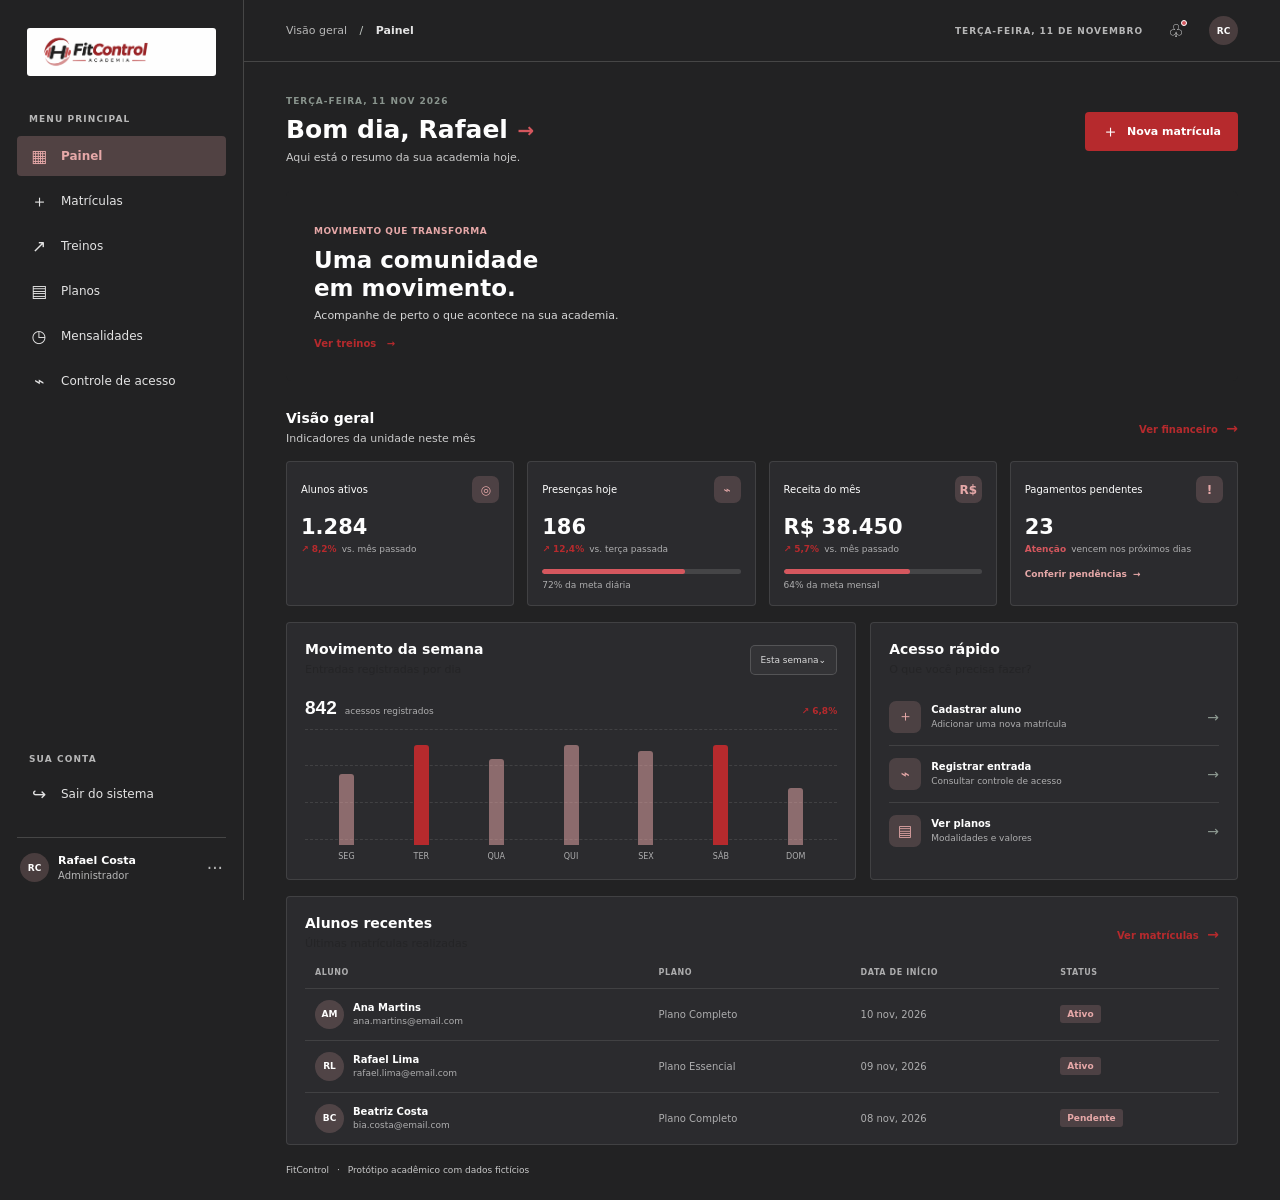
<file: index.html>
<!DOCTYPE html>
<html lang="pt-br">

<head>
    <meta charset="UTF-8">
    <meta name="viewport" content="width=device-width, initial-scale=1.0">
    <meta name="description" content="Painel administrativo do sistema FitControl para gestão de academia.">
    <title>Painel | FitControl</title>
    <link rel="icon" href="icons/academia.ico" type="image/x-icon">
    <link rel="stylesheet" href="styles/style.css">
</head>

<body class="dashboard-page">
    <div class="app-shell">
        <aside class="sidebar">
            <a class="brand" href="index.html" aria-label="FitControl Academia, página inicial"><img
                    src="imgs/Logo%20FitControl%20Academia.png" alt="FitControl Academia"></a>
            <div class="sidebar-label">MENU PRINCIPAL</div>
            <nav class="side-nav" aria-label="Navegação principal">
                <a class="nav-link active" href="index.html"><span class="nav-symbol">▦</span>Painel</a>
                <a class="nav-link" href="pages/matricula.html"><span class="nav-symbol">＋</span>Matrículas</a>
                <a class="nav-link" href="pages/treinos.html"><span class="nav-symbol">↗</span>Treinos</a>
                <a class="nav-link" href="pages/planos.html"><span class="nav-symbol">▤</span>Planos</a>
                <a class="nav-link" href="pages/mensalidades.html"><span class="nav-symbol">◷</span>Mensalidades</a>
                <a class="nav-link" href="pages/acesso.html"><span class="nav-symbol">⌁</span>Controle de acesso</a>
            </nav>
            <div class="sidebar-bottom">
                <div class="sidebar-label">SUA CONTA</div>
                <a class="nav-link" href="pages/login.html"><span class="nav-symbol">↪</span>Sair do sistema</a>
                <div class="sidebar-user"><span class="avatar avatar-green">RC</span><span><strong>Rafael
                            Costa</strong><small>Administrador</small></span><span class="user-menu">···</span></div>
            </div>
        </aside>

        <main class="main-area">
            <header class="topbar">
                <div class="breadcrumb">Visão geral <span>/</span> <strong>Painel</strong></div>
                <div class="topbar-actions"><span class="today-label">TERÇA-FEIRA, 11 DE NOVEMBRO</span><button
                        class="icon-button" type="button" aria-label="Notificações">♧<i></i></button><span
                        class="avatar avatar-dark">RC</span></div>
            </header>

            <div class="page-content">
                <section class="welcome-row">
                    <div>
                        <p class="eyebrow">TERÇA-FEIRA, 11 NOV 2026</p>
                        <h1>Bom dia, Rafael <span class="wave">↗</span></h1>
                        <p class="muted">Aqui está o resumo da sua academia hoje.</p>
                    </div>
                    <a class="button button-primary" href="pages/matricula.html"><span>＋</span> Nova matrícula</a>
                </section>

                <section class="hero-banner" aria-label="Destaque da academia">
                    <div class="hero-copy"><span class="hero-kicker">MOVIMENTO QUE TRANSFORMA</span>
                        <h2>Uma comunidade<br>em movimento.</h2>
                        <p>Acompanhe de perto o que acontece na sua academia.</p><a href="pages/treinos.html"
                            class="hero-link">Ver treinos <span>→</span></a>
                    </div>
                    <div class="hero-photo" role="img" aria-label="Alunos treinando em uma academia"></div>
                    <div class="hero-number"><strong>01</strong><span> / 04</span></div>
                </section>

                <section class="section-block">
                    <div class="section-heading">
                        <div>
                            <h2>Visão geral</h2>
                            <p class="muted">Indicadores da unidade neste mês</p>
                        </div><a class="text-link" href="pages/mensalidades.html">Ver financeiro <span>→</span></a>
                    </div>
                    <div class="metrics-grid">
                        <article class="metric-card">
                            <div class="metric-top"><span>Alunos ativos</span><span
                                    class="metric-icon icon-mint">◎</span></div><strong
                                class="metric-value">1.284</strong>
                            <div class="metric-foot"><span class="trend-up">↗ 8,2%</span><span>vs. mês passado</span>
                            </div>
                            <div class="mini-bars" aria-hidden="true"><i style="height:34%"></i><i
                                    style="height:48%"></i><i style="height:40%"></i><i style="height:61%"></i><i
                                    style="height:53%"></i><i style="height:78%"></i><i style="height:68%"></i><i
                                    style="height:92%"></i><i style="height:74%"></i><i style="height:100%"></i></div>
                        </article>
                        <article class="metric-card">
                            <div class="metric-top"><span>Presenças hoje</span><span
                                    class="metric-icon icon-lime">⌁</span></div><strong
                                class="metric-value">186</strong>
                            <div class="metric-foot"><span class="trend-up">↗ 12,4%</span><span>vs. terça passada</span>
                            </div>
                            <div class="metric-progress">
                                <div style="width:72%"></div>
                            </div><small class="progress-caption">72% da meta diária</small>
                        </article>
                        <article class="metric-card">
                            <div class="metric-top"><span>Receita do mês</span><span
                                    class="metric-icon icon-peach">R$</span></div><strong class="metric-value">R$
                                38.450</strong>
                            <div class="metric-foot"><span class="trend-up">↗ 5,7%</span><span>vs. mês passado</span>
                            </div>
                            <div class="metric-progress progress-orange">
                                <div style="width:64%"></div>
                            </div><small class="progress-caption">64% da meta mensal</small>
                        </article>
                        <article class="metric-card">
                            <div class="metric-top"><span>Pagamentos pendentes</span><span
                                    class="metric-icon icon-pink">!</span></div><strong class="metric-value">23</strong>
                            <div class="metric-foot"><span class="trend-down">Atenção</span><span>vencem nos próximos
                                    dias</span></div><a class="metric-action" href="pages/mensalidades.html">Conferir
                                pendências <span>→</span></a>
                        </article>
                    </div>
                </section>

                <div class="dashboard-grid">
                    <section class="panel attendance-panel">
                        <div class="section-heading">
                            <div>
                                <h2>Movimento da semana</h2>
                                <p class="muted">Entradas registradas por dia</p>
                            </div><span class="select-like">Esta semana⌄</span>
                        </div>
                        <div class="chart-summary"><strong>842</strong><span>acessos registrados</span><span
                                class="trend-up">↗ 6,8%</span></div>
                        <div class="chart" aria-label="Gráfico de acessos da semana">
                            <div class="chart-grid"><i></i><i></i><i></i><i></i></div>
                            <div class="chart-bars">
                                <div><i style="height:54%"></i><small>SEG</small></div>
                                <div><i style="height:77%"></i><small>TER</small></div>
                                <div><i style="height:65%"></i><small>QUA</small></div>
                                <div><i style="height:88%"></i><small>QUI</small></div>
                                <div><i style="height:71%"></i><small>SEX</small></div>
                                <div><i style="height:100%"></i><small>SÁB</small></div>
                                <div><i style="height:43%"></i><small>DOM</small></div>
                            </div>
                        </div>
                    </section>
                    <section class="panel quick-panel">
                        <div class="section-heading">
                            <div>
                                <h2>Acesso rápido</h2>
                                <p class="muted">O que você precisa fazer?</p>
                            </div>
                        </div>
                        <div class="quick-links"><a href="pages/matricula.html"><span
                                    class="quick-icon icon-mint">＋</span><span><strong>Cadastrar
                                        aluno</strong><small>Adicionar uma nova matrícula</small></span><b>→</b></a><a
                                href="pages/acesso.html"><span
                                    class="quick-icon icon-lime">⌁</span><span><strong>Registrar
                                        entrada</strong><small>Consultar controle de acesso</small></span><b>→</b></a><a
                                href="pages/planos.html"><span class="quick-icon icon-peach">▤</span><span><strong>Ver
                                        planos</strong><small>Modalidades e valores</small></span><b>→</b></a></div>
                    </section>
                </div>

                <section class="panel table-panel">
                    <div class="section-heading">
                        <div>
                            <h2>Alunos recentes</h2>
                            <p class="muted">Últimas matrículas realizadas</p>
                        </div><a href="pages/matricula.html" class="text-link">Ver matrículas <span>→</span></a>
                    </div>
                    <div class="table-wrap">
                        <table>
                            <thead>
                                <tr>
                                    <th>ALUNO</th>
                                    <th>PLANO</th>
                                    <th>DATA DE INÍCIO</th>
                                    <th>STATUS</th>
                                </tr>
                            </thead>
                            <tbody>
                                <tr>
                                    <td><span class="person-cell"><span
                                                class="avatar avatar-peach">AM</span><span><strong>Ana
                                                    Martins</strong><small>ana.martins@email.com</small></span></span>
                                    </td>
                                    <td>Plano Completo</td>
                                    <td>10 nov, 2026</td>
                                    <td><span class="status status-green">Ativo</span></td>
                                </tr>
                                <tr>
                                    <td><span class="person-cell"><span
                                                class="avatar avatar-lilac">RL</span><span><strong>Rafael
                                                    Lima</strong><small>rafael.lima@email.com</small></span></span></td>
                                    <td>Plano Essencial</td>
                                    <td>09 nov, 2026</td>
                                    <td><span class="status status-green">Ativo</span></td>
                                </tr>
                                <tr>
                                    <td><span class="person-cell"><span
                                                class="avatar avatar-blue">BC</span><span><strong>Beatriz
                                                    Costa</strong><small>bia.costa@email.com</small></span></span></td>
                                    <td>Plano Completo</td>
                                    <td>08 nov, 2026</td>
                                    <td><span class="status status-pending">Pendente</span></td>
                                </tr>
                            </tbody>
                        </table>
                    </div>
                </section>
                <footer class="page-footer">FitControl <span>·</span> Protótipo acadêmico com dados fictícios</footer>
            </div>
        </main>
    </div>
</body>

</html>
</file>
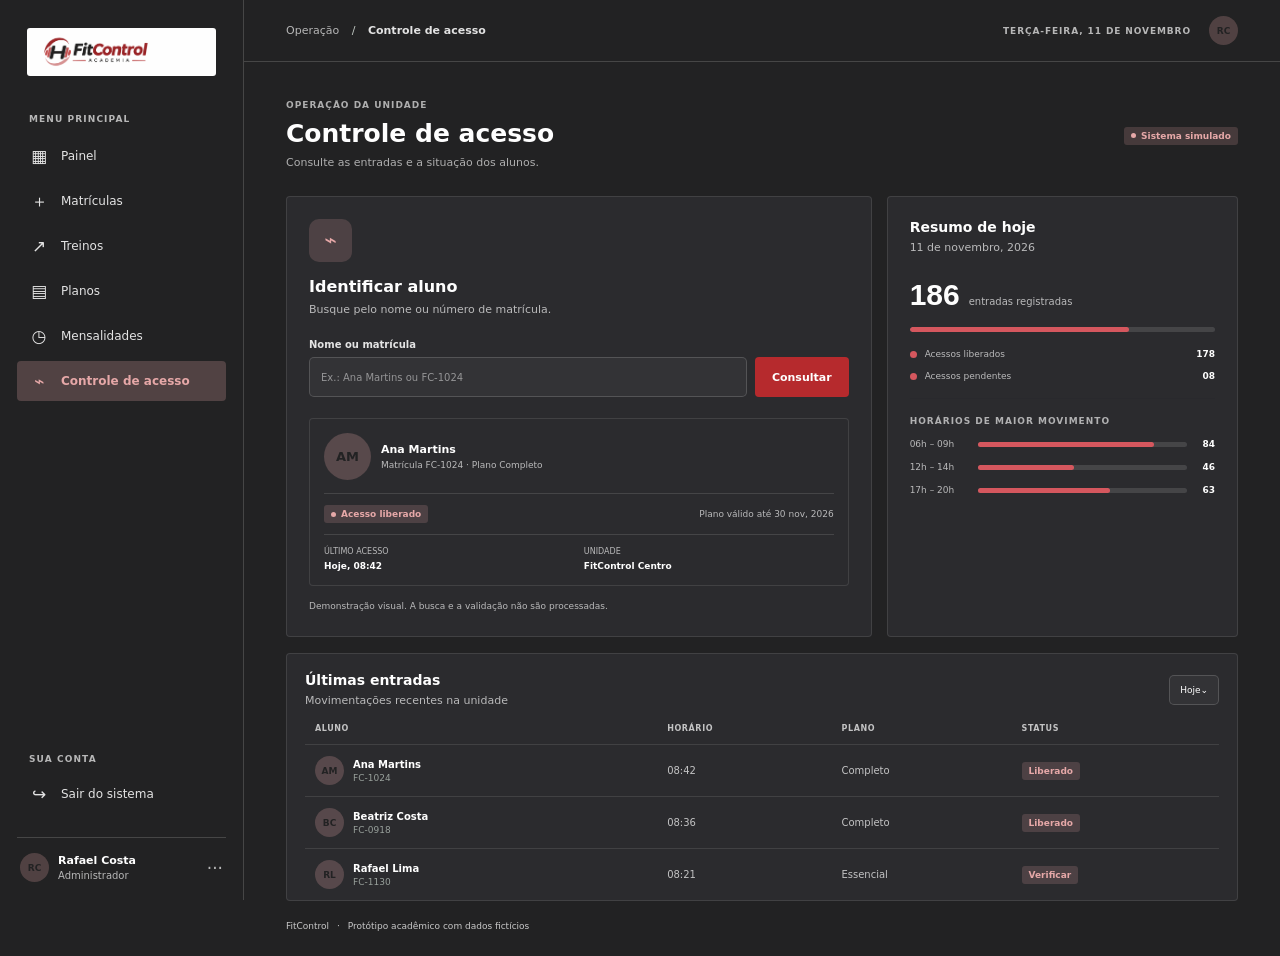
<file: pages/acesso.html>
<!DOCTYPE html>
<html lang="pt-br">

<head>
    <meta charset="UTF-8">
    <meta name="viewport" content="width=device-width, initial-scale=1.0">
    <meta name="description" content="Consulta visual do controle de acesso dos alunos.">
    <title>Controle de acesso | FitControl</title>
    <link rel="icon" href="../icons/academia.ico" type="image/x-icon">
    <link rel="stylesheet" href="../styles/style.css">
</head>

<body class="dark-page">
    <div class="app-shell">
        <aside class="sidebar"><a class="brand" href="../index.html"
                aria-label="FitControl Academia, página inicial"><img src="../imgs/Logo%20FitControl%20Academia.png"
                    alt="FitControl Academia"></a>
            <div class="sidebar-label">MENU PRINCIPAL</div>
            <nav class="side-nav" aria-label="Navegação principal"><a class="nav-link" href="../index.html"><span
                        class="nav-symbol">▦</span>Painel</a><a class="nav-link" href="matricula.html"><span
                        class="nav-symbol">＋</span>Matrículas</a><a class="nav-link" href="treinos.html"><span
                        class="nav-symbol">↗</span>Treinos</a><a class="nav-link" href="planos.html"><span
                        class="nav-symbol">▤</span>Planos</a><a class="nav-link" href="mensalidades.html"><span
                        class="nav-symbol">◷</span>Mensalidades</a><a class="nav-link active" href="acesso.html"><span
                        class="nav-symbol">⌁</span>Controle de acesso</a></nav>
            <div class="sidebar-bottom">
                <div class="sidebar-label">SUA CONTA</div><a class="nav-link" href="login.html"><span
                        class="nav-symbol">↪</span>Sair do sistema</a>
                <div class="sidebar-user"><span class="avatar avatar-green">RC</span><span><strong>Rafael
                            Costa</strong><small>Administrador</small></span><span class="user-menu">···</span></div>
            </div>
        </aside>
        <main class="main-area">
            <header class="topbar">
                <div class="breadcrumb">Operação <span>/</span> <strong>Controle de acesso</strong></div>
                <div class="topbar-actions"><span class="today-label">TERÇA-FEIRA, 11 DE NOVEMBRO</span><span
                        class="avatar avatar-dark">RC</span></div>
            </header>
            <div class="page-content">
                <section class="page-title-row">
                    <div>
                        <p class="eyebrow">OPERAÇÃO DA UNIDADE</p>
                        <h1>Controle de acesso</h1>
                        <p class="muted">Consulte as entradas e a situação dos alunos.</p>
                    </div><span class="status status-green"><i></i> Sistema simulado</span>
                </section>
                <section class="access-layout">
                    <div class="panel access-check"><span class="large-icon icon-mint">⌁</span>
                        <h2>Identificar aluno</h2>
                        <p class="muted">Busque pelo nome ou número de matrícula.</p>
                        <form action="#" class="search-form"><label for="busca-aluno">Nome ou matrícula</label>
                            <div class="search-field"><input id="busca-aluno" type="search"
                                    placeholder="Ex.: Ana Martins ou FC-1024"><button class="button button-primary"
                                    type="submit">Consultar</button></div>
                        </form>
                        <div class="access-result">
                            <div class="result-top"><span
                                    class="avatar avatar-peach avatar-large">AM</span><span><strong>Ana
                                        Martins</strong><small>Matrícula FC-1024 · Plano Completo</small></span></div>
                            <div class="result-status"><span class="status status-green"><i></i> Acesso
                                    liberado</span><span>Plano válido até 30 nov, 2026</span></div>
                            <div class="result-meta"><span>ÚLTIMO ACESSO<strong>Hoje,
                                        08:42</strong></span><span>UNIDADE<strong>FitControl Centro</strong></span>
                            </div>
                        </div>
                        <p class="form-note">Demonstração visual. A busca e a validação não são processadas.</p>
                    </div>
                    <div class="panel access-side">
                        <div class="section-heading">
                            <div>
                                <h2>Resumo de hoje</h2>
                                <p class="muted">11 de novembro, 2026</p>
                            </div>
                        </div>
                        <div class="access-count"><strong>186</strong><span>entradas registradas</span></div>
                        <div class="metric-progress">
                            <div style="width:72%"></div>
                        </div>
                        <div class="access-stats"><span><i class="dot dot-green"></i> Acessos liberados
                                <strong>178</strong></span><span><i class="dot dot-orange"></i> Acessos pendentes
                                <strong>08</strong></span></div>
                        <div class="divider"></div>
                        <p class="eyebrow">HORÁRIOS DE MAIOR MOVIMENTO</p>
                        <div class="peak-row"><span>06h – 09h</span>
                            <div class="peak-track"><i style="width:84%"></i></div><strong>84</strong>
                        </div>
                        <div class="peak-row"><span>12h – 14h</span>
                            <div class="peak-track"><i style="width:46%"></i></div><strong>46</strong>
                        </div>
                        <div class="peak-row"><span>17h – 20h</span>
                            <div class="peak-track"><i style="width:63%"></i></div><strong>63</strong>
                        </div>
                    </div>
                </section>
                <section class="panel table-panel">
                    <div class="section-heading">
                        <div>
                            <h2>Últimas entradas</h2>
                            <p class="muted">Movimentações recentes na unidade</p>
                        </div><span class="select-like">Hoje⌄</span>
                    </div>
                    <div class="table-wrap">
                        <table>
                            <thead>
                                <tr>
                                    <th>ALUNO</th>
                                    <th>HORÁRIO</th>
                                    <th>PLANO</th>
                                    <th>STATUS</th>
                                </tr>
                            </thead>
                            <tbody>
                                <tr>
                                    <td><span class="person-cell"><span
                                                class="avatar avatar-peach">AM</span><span><strong>Ana
                                                    Martins</strong><small>FC-1024</small></span></span></td>
                                    <td>08:42</td>
                                    <td>Completo</td>
                                    <td><span class="status status-green">Liberado</span></td>
                                </tr>
                                <tr>
                                    <td><span class="person-cell"><span
                                                class="avatar avatar-blue">BC</span><span><strong>Beatriz
                                                    Costa</strong><small>FC-0918</small></span></span></td>
                                    <td>08:36</td>
                                    <td>Completo</td>
                                    <td><span class="status status-green">Liberado</span></td>
                                </tr>
                                <tr>
                                    <td><span class="person-cell"><span
                                                class="avatar avatar-lilac">RL</span><span><strong>Rafael
                                                    Lima</strong><small>FC-1130</small></span></span></td>
                                    <td>08:21</td>
                                    <td>Essencial</td>
                                    <td><span class="status status-pending">Verificar</span></td>
                                </tr>
                            </tbody>
                        </table>
                    </div>
                </section>
                <footer class="page-footer">FitControl <span>·</span> Protótipo acadêmico com dados fictícios</footer>
            </div>
        </main>
    </div>
</body>

</html>
</file>
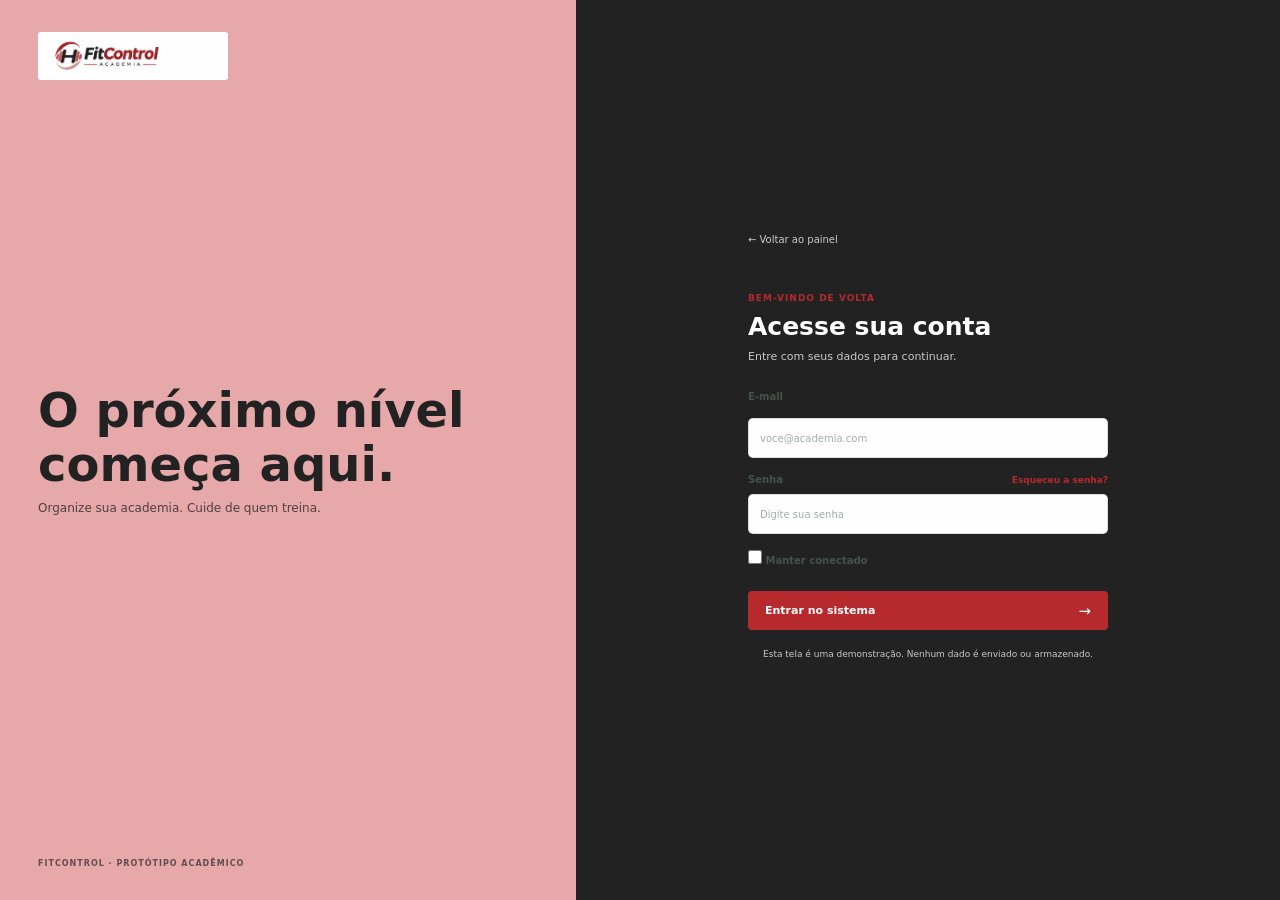
<file: pages/login.html>
<!DOCTYPE html>
<html lang="pt-br">

<head>
    <meta charset="UTF-8">
    <meta name="viewport" content="width=device-width, initial-scale=1.0">
    <meta name="description" content="Acesse o sistema de gestão FitControl.">
    <title>Entrar | FitControl</title>
    <link rel="icon" href="../icons/academia.ico" type="image/x-icon">
    <link rel="stylesheet" href="../styles/style.css">
</head>

<body>
    <main class="auth-layout">
        <section class="auth-visual"><a class="brand" href="../index.html"
                aria-label="FitControl Academia, página inicial"><img src="../imgs/Logo%20FitControl%20Academia.png"
                    alt="FitControl Academia"></a>
            <div class="auth-quote"><span class="hero-kicker">GESTÃO COM PROPÓSITO</span>
                <h1>O próximo nível<br>começa aqui.</h1>
                <p>Organize sua academia. Cuide de quem treina.</p>
            </div><span class="auth-caption">FITCONTROL · PROTÓTIPO ACADÊMICO</span>
        </section>
        <section class="auth-main">
            <div class="auth-form-wrap"><a class="back-link" href="../index.html">← Voltar ao painel</a>
                <p class="eyebrow">BEM-VINDO DE VOLTA</p>
                <h2>Acesse sua conta</h2>
                <p class="muted">Entre com seus dados para continuar.</p>
                <form class="form-stack" action="#">
                    <label for="email">E-mail</label><input id="email" name="email" type="email"
                        placeholder="voce@academia.com" autocomplete="email">
                    <div class="label-row"><label for="senha">Senha</label><a href="#recuperar">Esqueceu a senha?</a>
                    </div><input id="senha" name="senha" type="password" placeholder="Digite sua senha"
                        autocomplete="current-password">
                    <label class="check-label"><input type="checkbox" name="lembrar"> Manter conectado</label>
                    <a class="button button-primary button-full" href="../index.html">Entrar no sistema
                        <span>→</span></a>
                </form>
                <p class="form-note">Esta tela é uma demonstração. Nenhum dado é enviado ou armazenado.</p>
            </div>
        </section>
    </main>
</body>

</html>
</file>
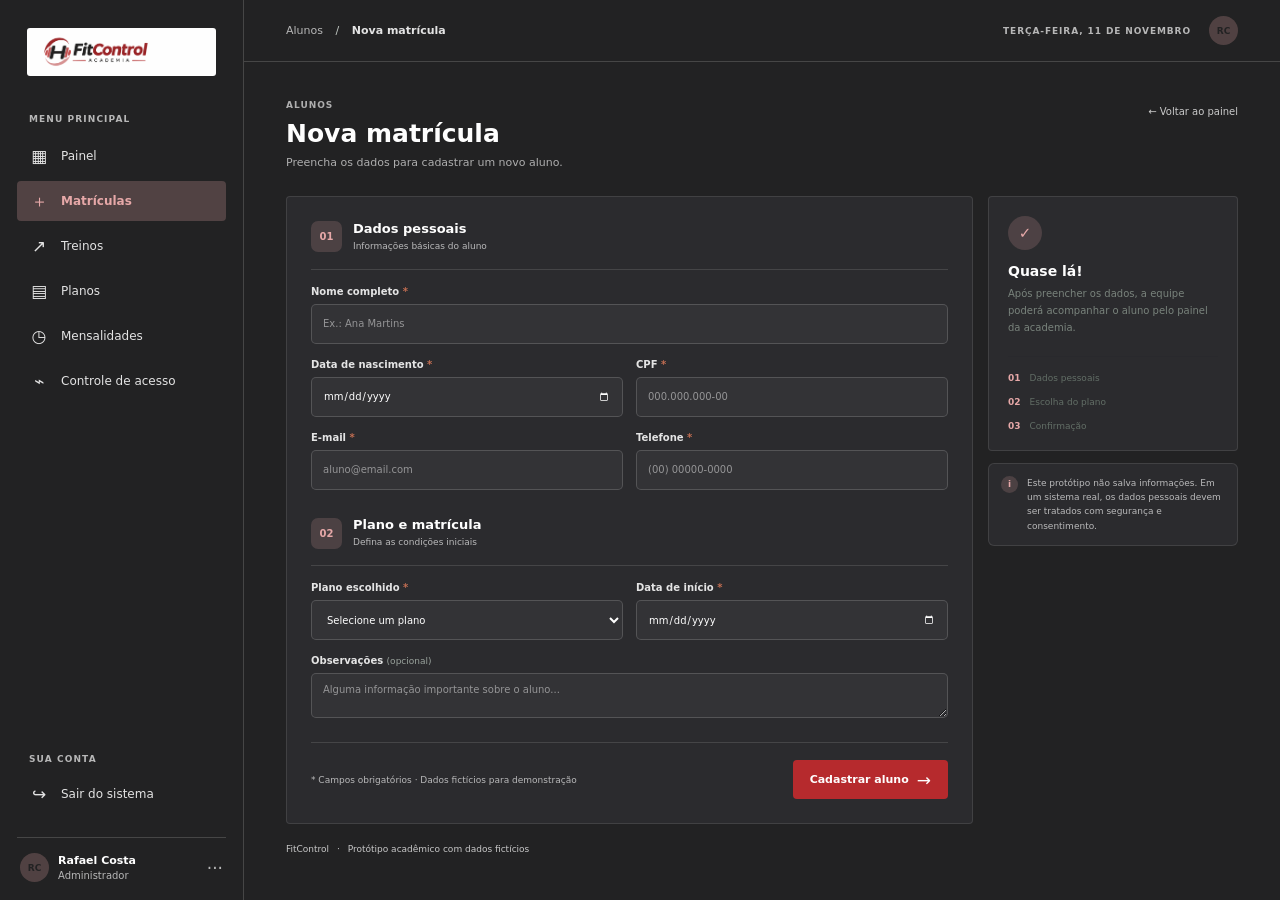
<file: pages/matricula.html>
<!DOCTYPE html>
<html lang="pt-br">

<head>
    <meta charset="UTF-8">
    <meta name="viewport" content="width=device-width, initial-scale=1.0">
    <meta name="description" content="Formulário demonstrativo de matrícula de alunos.">
    <title>Nova matrícula | FitControl</title>
    <link rel="icon" href="../icons/academia.ico" type="image/x-icon">
    <link rel="stylesheet" href="../styles/style.css">
</head>

<body class="dark-page">
    <div class="app-shell">
        <aside class="sidebar"><a class="brand" href="../index.html"
                aria-label="FitControl Academia, página inicial"><img src="../imgs/Logo%20FitControl%20Academia.png"
                    alt="FitControl Academia"></a>
            <div class="sidebar-label">MENU PRINCIPAL</div>
            <nav class="side-nav" aria-label="Navegação principal"><a class="nav-link" href="../index.html"><span
                        class="nav-symbol">▦</span>Painel</a><a class="nav-link active" href="matricula.html"><span
                        class="nav-symbol">＋</span>Matrículas</a><a class="nav-link" href="treinos.html"><span
                        class="nav-symbol">↗</span>Treinos</a><a class="nav-link" href="planos.html"><span
                        class="nav-symbol">▤</span>Planos</a><a class="nav-link" href="mensalidades.html"><span
                        class="nav-symbol">◷</span>Mensalidades</a><a class="nav-link" href="acesso.html"><span
                        class="nav-symbol">⌁</span>Controle de acesso</a></nav>
            <div class="sidebar-bottom">
                <div class="sidebar-label">SUA CONTA</div><a class="nav-link" href="login.html"><span
                        class="nav-symbol">↪</span>Sair do sistema</a>
                <div class="sidebar-user"><span class="avatar avatar-green">RC</span><span><strong>Rafael
                            Costa</strong><small>Administrador</small></span><span class="user-menu">···</span></div>
            </div>
        </aside>
        <main class="main-area">
            <header class="topbar">
                <div class="breadcrumb">Alunos <span>/</span> <strong>Nova matrícula</strong></div>
                <div class="topbar-actions"><span class="today-label">TERÇA-FEIRA, 11 DE NOVEMBRO</span><span
                        class="avatar avatar-dark">RC</span></div>
            </header>
            <div class="page-content">
                <section class="page-title-row">
                    <div>
                        <p class="eyebrow">ALUNOS</p>
                        <h1>Nova matrícula</h1>
                        <p class="muted">Preencha os dados para cadastrar um novo aluno.</p>
                    </div><a class="back-link" href="../index.html">← Voltar ao painel</a>
                </section>
                <div class="form-layout">
                    <form class="panel enrollment-form" action="#">
                        <div class="form-section-title"><span class="step-number">01</span>
                            <div>
                                <h2>Dados pessoais</h2>
                                <p class="muted">Informações básicas do aluno</p>
                            </div>
                        </div>
                        <div class="form-grid">
                            <div class="field field-wide"><label for="nome">Nome completo <span>*</span></label><input
                                    id="nome" name="nome" type="text" placeholder="Ex.: Ana Martins" required></div>
                            <div class="field"><label for="nascimento">Data de nascimento <span>*</span></label><input
                                    id="nascimento" name="nascimento" type="date" required></div>
                            <div class="field"><label for="cpf">CPF <span>*</span></label><input id="cpf" name="cpf"
                                    type="text" placeholder="000.000.000-00" required></div>
                            <div class="field"><label for="email">E-mail <span>*</span></label><input id="email"
                                    name="email" type="email" placeholder="aluno@email.com" required></div>
                            <div class="field"><label for="telefone">Telefone <span>*</span></label><input id="telefone"
                                    name="telefone" type="tel" placeholder="(00) 00000-0000" required></div>
                        </div>
                        <div class="form-section-title form-section-spaced"><span class="step-number">02</span>
                            <div>
                                <h2>Plano e matrícula</h2>
                                <p class="muted">Defina as condições iniciais</p>
                            </div>
                        </div>
                        <div class="form-grid">
                            <div class="field"><label for="plano">Plano escolhido <span>*</span></label><select
                                    id="plano" name="plano" required>
                                    <option value="">Selecione um plano</option>
                                    <option>Essencial · R$ 89,90/mês</option>
                                    <option>Completo · R$ 129,90/mês</option>
                                    <option>Integral · R$ 169,90/mês</option>
                                </select></div>
                            <div class="field"><label for="inicio">Data de início <span>*</span></label><input
                                    id="inicio" name="inicio" type="date" required></div>
                            <div class="field field-wide"><label for="observacoes">Observações
                                    <small>(opcional)</small></label><textarea id="observacoes" name="observacoes"
                                    rows="3" placeholder="Alguma informação importante sobre o aluno..."></textarea>
                            </div>
                        </div>
                        <div class="form-actions"><span class="form-note">* Campos obrigatórios · Dados fictícios para
                                demonstração</span><button class="button button-primary" type="submit">Cadastrar aluno
                                <span>→</span></button></div>
                    </form>
                    <aside class="form-aside">
                        <div class="panel aside-note"><span class="aside-icon icon-mint">✓</span>
                            <h2>Quase lá!</h2>
                            <p>Após preencher os dados, a equipe poderá acompanhar o aluno pelo painel da academia.</p>
                            <div class="aside-list"><span><b>01</b> Dados pessoais</span><span><b>02</b> Escolha do
                                    plano</span><span><b>03</b> Confirmação</span></div>
                        </div>
                        <div class="privacy-note"><span>i</span>
                            <p>Este protótipo não salva informações. Em um sistema real, os dados pessoais devem ser
                                tratados com segurança e consentimento.</p>
                        </div>
                    </aside>
                </div>
                <footer class="page-footer">FitControl <span>·</span> Protótipo acadêmico com dados fictícios</footer>
            </div>
        </main>
    </div>
</body>

</html>
</file>
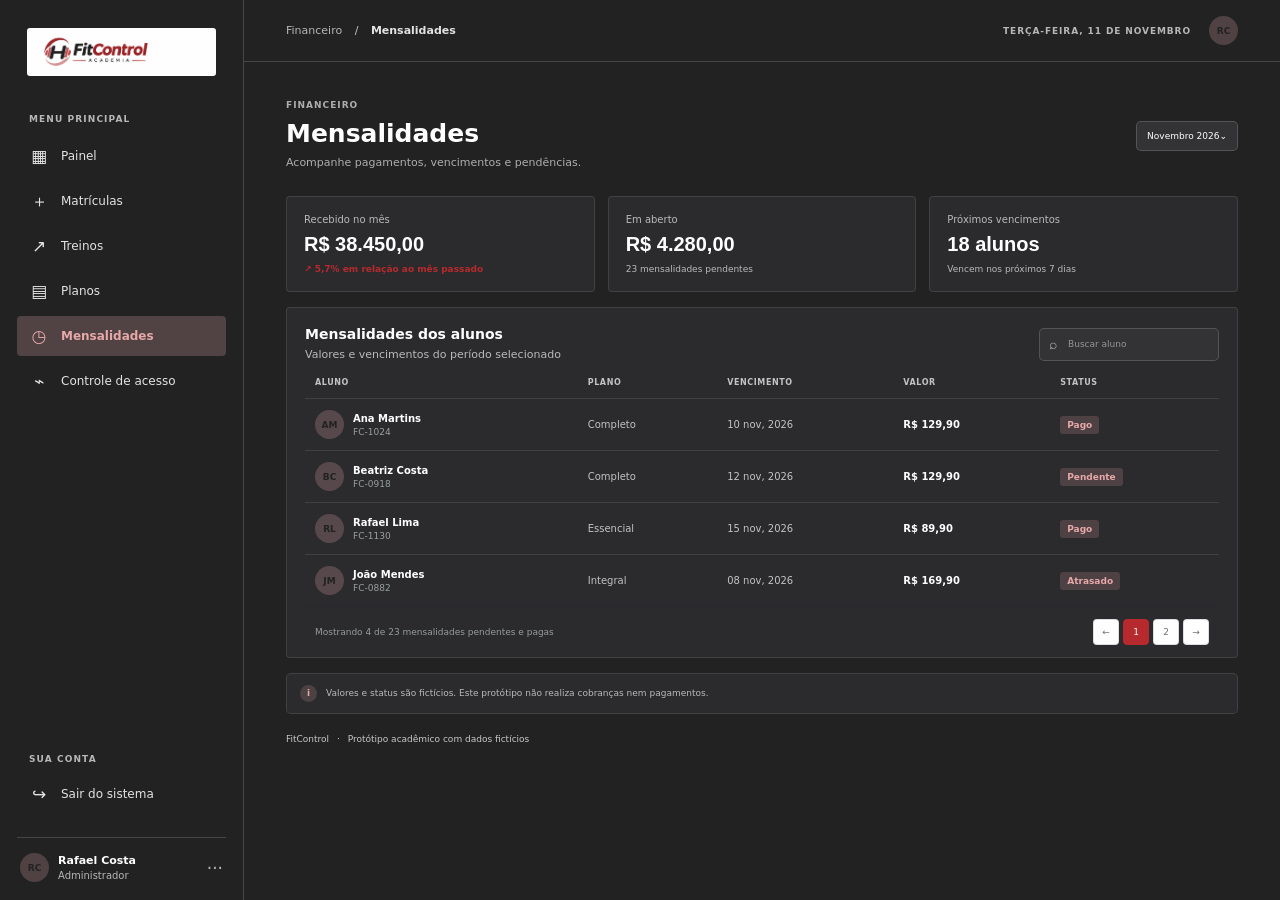
<file: pages/mensalidades.html>
<!DOCTYPE html>
<html lang="pt-br">

<head>
    <meta charset="UTF-8">
    <meta name="viewport" content="width=device-width, initial-scale=1.0">
    <meta name="description" content="Consulta visual de mensalidades e vencimentos dos alunos.">
    <title>Mensalidades | FitControl</title>
    <link rel="icon" href="../icons/academia.ico" type="image/x-icon">
    <link rel="stylesheet" href="../styles/style.css">
</head>

<body class="dark-page">
    <div class="app-shell">
        <aside class="sidebar"><a class="brand" href="../index.html"
                aria-label="FitControl Academia, página inicial"><img src="../imgs/Logo%20FitControl%20Academia.png"
                    alt="FitControl Academia"></a>
            <div class="sidebar-label">MENU PRINCIPAL</div>
            <nav class="side-nav" aria-label="Navegação principal"><a class="nav-link" href="../index.html"><span
                        class="nav-symbol">▦</span>Painel</a><a class="nav-link" href="matricula.html"><span
                        class="nav-symbol">＋</span>Matrículas</a><a class="nav-link" href="treinos.html"><span
                        class="nav-symbol">↗</span>Treinos</a><a class="nav-link" href="planos.html"><span
                        class="nav-symbol">▤</span>Planos</a><a class="nav-link active" href="mensalidades.html"><span
                        class="nav-symbol">◷</span>Mensalidades</a><a class="nav-link" href="acesso.html"><span
                        class="nav-symbol">⌁</span>Controle de acesso</a></nav>
            <div class="sidebar-bottom">
                <div class="sidebar-label">SUA CONTA</div><a class="nav-link" href="login.html"><span
                        class="nav-symbol">↪</span>Sair do sistema</a>
                <div class="sidebar-user"><span class="avatar avatar-green">RC</span><span><strong>Rafael
                            Costa</strong><small>Administrador</small></span><span class="user-menu">···</span></div>
            </div>
        </aside>
        <main class="main-area">
            <header class="topbar">
                <div class="breadcrumb">Financeiro <span>/</span> <strong>Mensalidades</strong></div>
                <div class="topbar-actions"><span class="today-label">TERÇA-FEIRA, 11 DE NOVEMBRO</span><span
                        class="avatar avatar-dark">RC</span></div>
            </header>
            <div class="page-content">
                <section class="page-title-row">
                    <div>
                        <p class="eyebrow">FINANCEIRO</p>
                        <h1>Mensalidades</h1>
                        <p class="muted">Acompanhe pagamentos, vencimentos e pendências.</p>
                    </div><span class="select-like">Novembro 2026⌄</span>
                </section>
                <section class="billing-metrics">
                    <article class="billing-stat"><span>Recebido no mês</span><strong>R$ 38.450,00</strong><small
                            class="trend-up">↗ 5,7% em relação ao mês passado</small></article>
                    <article class="billing-stat"><span>Em aberto</span><strong>R$ 4.280,00</strong><small>23
                            mensalidades pendentes</small></article>
                    <article class="billing-stat"><span>Próximos vencimentos</span><strong>18
                            alunos</strong><small>Vencem nos próximos 7 dias</small></article>
                </section>
                <section class="panel table-panel billing-table">
                    <div class="section-heading">
                        <div>
                            <h2>Mensalidades dos alunos</h2>
                            <p class="muted">Valores e vencimentos do período selecionado</p>
                        </div><label class="table-search"><span>⌕</span><input type="search"
                                placeholder="Buscar aluno"></label>
                    </div>
                    <div class="table-wrap">
                        <table>
                            <thead>
                                <tr>
                                    <th>ALUNO</th>
                                    <th>PLANO</th>
                                    <th>VENCIMENTO</th>
                                    <th>VALOR</th>
                                    <th>STATUS</th>
                                </tr>
                            </thead>
                            <tbody>
                                <tr>
                                    <td><span class="person-cell"><span
                                                class="avatar avatar-peach">AM</span><span><strong>Ana
                                                    Martins</strong><small>FC-1024</small></span></span></td>
                                    <td>Completo</td>
                                    <td>10 nov, 2026</td>
                                    <td><strong>R$ 129,90</strong></td>
                                    <td><span class="status status-green">Pago</span></td>
                                </tr>
                                <tr>
                                    <td><span class="person-cell"><span
                                                class="avatar avatar-blue">BC</span><span><strong>Beatriz
                                                    Costa</strong><small>FC-0918</small></span></span></td>
                                    <td>Completo</td>
                                    <td>12 nov, 2026</td>
                                    <td><strong>R$ 129,90</strong></td>
                                    <td><span class="status status-pending">Pendente</span></td>
                                </tr>
                                <tr>
                                    <td><span class="person-cell"><span
                                                class="avatar avatar-lilac">RL</span><span><strong>Rafael
                                                    Lima</strong><small>FC-1130</small></span></span></td>
                                    <td>Essencial</td>
                                    <td>15 nov, 2026</td>
                                    <td><strong>R$ 89,90</strong></td>
                                    <td><span class="status status-green">Pago</span></td>
                                </tr>
                                <tr>
                                    <td><span class="person-cell"><span
                                                class="avatar avatar-yellow">JM</span><span><strong>João
                                                    Mendes</strong><small>FC-0882</small></span></span></td>
                                    <td>Integral</td>
                                    <td>08 nov, 2026</td>
                                    <td><strong>R$ 169,90</strong></td>
                                    <td><span class="status status-late">Atrasado</span></td>
                                </tr>
                            </tbody>
                        </table>
                    </div>
                    <div class="table-bottom"><span>Mostrando 4 de 23 mensalidades pendentes e pagas</span>
                        <div><button class="pagination-button" type="button"
                                aria-label="Página anterior">←</button><button class="pagination-button current-page"
                                type="button">1</button><button class="pagination-button"
                                type="button">2</button><button class="pagination-button" type="button"
                                aria-label="Próxima página">→</button></div>
                    </div>
                </section>
                <div class="notice-line"><span>i</span> Valores e status são fictícios. Este protótipo não realiza
                    cobranças nem pagamentos.</div>
                <footer class="page-footer">FitControl <span>·</span> Protótipo acadêmico com dados fictícios</footer>
            </div>
        </main>
    </div>
</body>

</html>
</file>
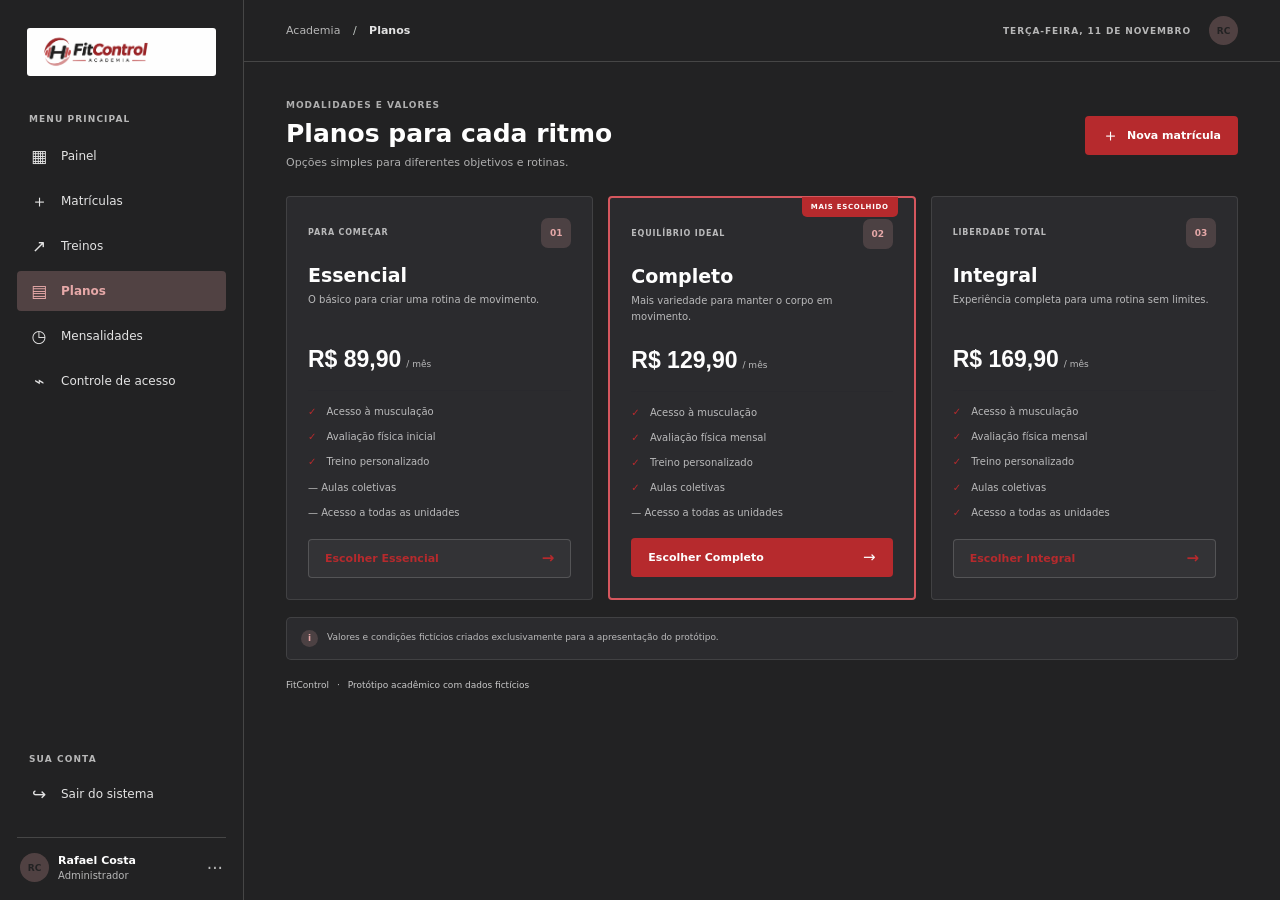
<file: pages/planos.html>
<!DOCTYPE html>
<html lang="pt-br">

<head>
    <meta charset="UTF-8">
    <meta name="viewport" content="width=device-width, initial-scale=1.0">
    <meta name="description" content="Planos e modalidades da academia FitControl.">
    <title>Planos | FitControl</title>
    <link rel="icon" href="../icons/academia.ico" type="image/x-icon">
    <link rel="stylesheet" href="../styles/style.css">
</head>

<body class="dark-page">
    <div class="app-shell">
        <aside class="sidebar"><a class="brand" href="../index.html"
                aria-label="FitControl Academia, página inicial"><img src="../imgs/Logo%20FitControl%20Academia.png"
                    alt="FitControl Academia"></a>
            <div class="sidebar-label">MENU PRINCIPAL</div>
            <nav class="side-nav" aria-label="Navegação principal"><a class="nav-link" href="../index.html"><span
                        class="nav-symbol">▦</span>Painel</a><a class="nav-link" href="matricula.html"><span
                        class="nav-symbol">＋</span>Matrículas</a><a class="nav-link" href="treinos.html"><span
                        class="nav-symbol">↗</span>Treinos</a><a class="nav-link active" href="planos.html"><span
                        class="nav-symbol">▤</span>Planos</a><a class="nav-link" href="mensalidades.html"><span
                        class="nav-symbol">◷</span>Mensalidades</a><a class="nav-link" href="acesso.html"><span
                        class="nav-symbol">⌁</span>Controle de acesso</a></nav>
            <div class="sidebar-bottom">
                <div class="sidebar-label">SUA CONTA</div><a class="nav-link" href="login.html"><span
                        class="nav-symbol">↪</span>Sair do sistema</a>
                <div class="sidebar-user"><span class="avatar avatar-green">RC</span><span><strong>Rafael
                            Costa</strong><small>Administrador</small></span><span class="user-menu">···</span></div>
            </div>
        </aside>
        <main class="main-area">
            <header class="topbar">
                <div class="breadcrumb">Academia <span>/</span> <strong>Planos</strong></div>
                <div class="topbar-actions"><span class="today-label">TERÇA-FEIRA, 11 DE NOVEMBRO</span><span
                        class="avatar avatar-dark">RC</span></div>
            </header>
            <div class="page-content">
                <section class="page-title-row">
                    <div>
                        <p class="eyebrow">MODALIDADES E VALORES</p>
                        <h1>Planos para cada ritmo</h1>
                        <p class="muted">Opções simples para diferentes objetivos e rotinas.</p>
                    </div><a class="button button-primary" href="matricula.html"><span>＋</span> Nova matrícula</a>
                </section>
                <section class="plans-grid">
                    <article class="plan-card">
                        <div class="plan-top"><span class="plan-label">PARA COMEÇAR</span><span
                                class="plan-symbol icon-mint">01</span></div>
                        <h2>Essencial</h2>
                        <p class="plan-description">O básico para criar uma rotina de movimento.</p>
                        <div class="plan-price"><strong>R$ 89,90</strong><span>/ mês</span></div>
                        <div class="plan-divider"></div>
                        <ul>
                            <li><b>✓</b> Acesso à musculação</li>
                            <li><b>✓</b> Avaliação física inicial</li>
                            <li><b>✓</b> Treino personalizado</li>
                            <li class="feature-muted">— Aulas coletivas</li>
                            <li class="feature-muted">— Acesso a todas as unidades</li>
                        </ul><a href="matricula.html" class="button button-secondary button-full">Escolher Essencial
                            <span>→</span></a>
                    </article>
                    <article class="plan-card plan-featured"><span class="popular-tag">MAIS ESCOLHIDO</span>
                        <div class="plan-top"><span class="plan-label">EQUILÍBRIO IDEAL</span><span
                                class="plan-symbol icon-lime">02</span></div>
                        <h2>Completo</h2>
                        <p class="plan-description">Mais variedade para manter o corpo em movimento.</p>
                        <div class="plan-price"><strong>R$ 129,90</strong><span>/ mês</span></div>
                        <div class="plan-divider"></div>
                        <ul>
                            <li><b>✓</b> Acesso à musculação</li>
                            <li><b>✓</b> Avaliação física mensal</li>
                            <li><b>✓</b> Treino personalizado</li>
                            <li><b>✓</b> Aulas coletivas</li>
                            <li class="feature-muted">— Acesso a todas as unidades</li>
                        </ul><a href="matricula.html" class="button button-primary button-full">Escolher Completo
                            <span>→</span></a>
                    </article>
                    <article class="plan-card">
                        <div class="plan-top"><span class="plan-label">LIBERDADE TOTAL</span><span
                                class="plan-symbol icon-peach">03</span></div>
                        <h2>Integral</h2>
                        <p class="plan-description">Experiência completa para uma rotina sem limites.</p>
                        <div class="plan-price"><strong>R$ 169,90</strong><span>/ mês</span></div>
                        <div class="plan-divider"></div>
                        <ul>
                            <li><b>✓</b> Acesso à musculação</li>
                            <li><b>✓</b> Avaliação física mensal</li>
                            <li><b>✓</b> Treino personalizado</li>
                            <li><b>✓</b> Aulas coletivas</li>
                            <li><b>✓</b> Acesso a todas as unidades</li>
                        </ul><a href="matricula.html" class="button button-secondary button-full">Escolher Integral
                            <span>→</span></a>
                    </article>
                </section>
                <section class="plan-note"><span>i</span>
                    <p>Valores e condições fictícios criados exclusivamente para a apresentação do protótipo.</p>
                </section>
                <footer class="page-footer">FitControl <span>·</span> Protótipo acadêmico com dados fictícios</footer>
            </div>
        </main>
    </div>
</body>

</html>
</file>
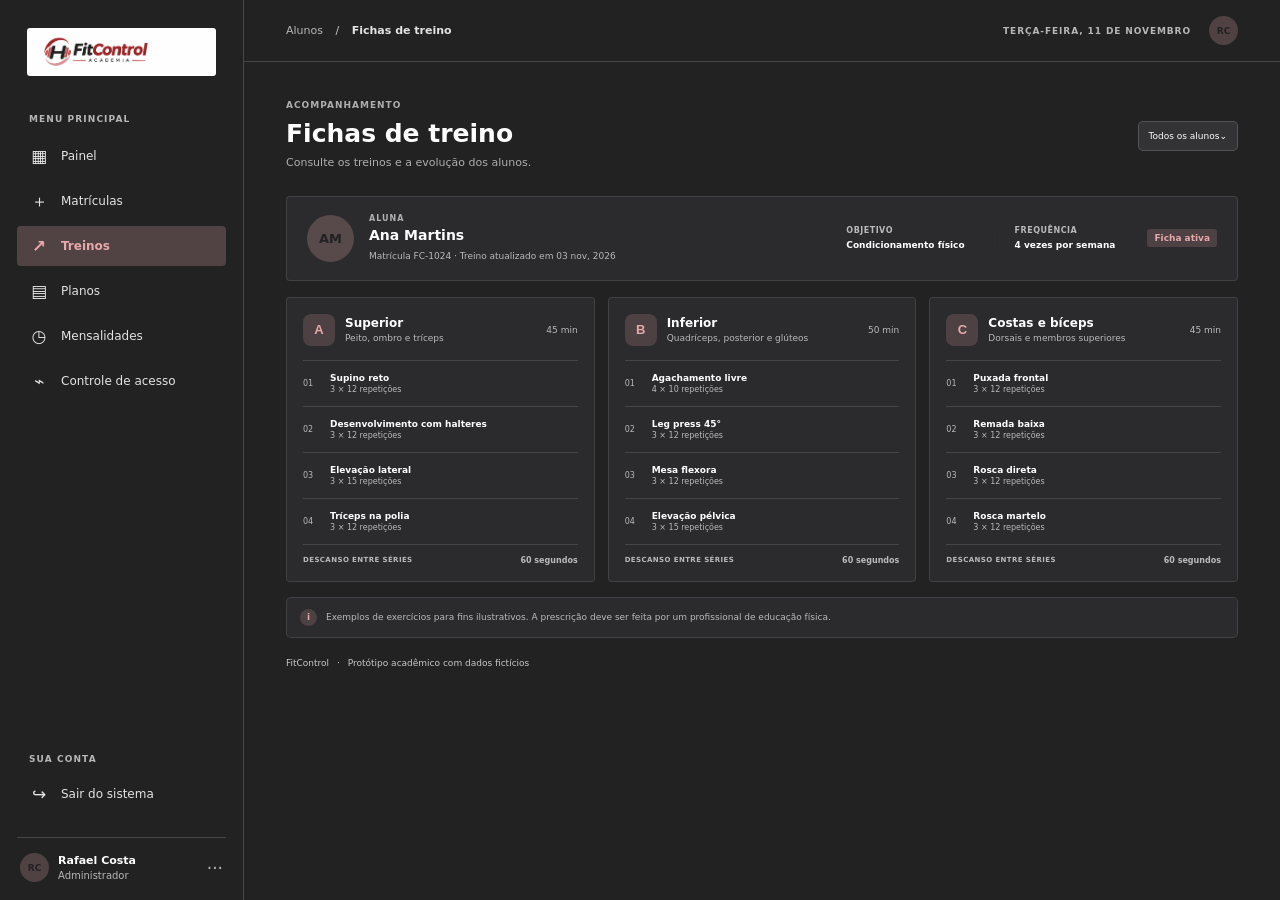
<file: pages/treinos.html>
<!DOCTYPE html>
<html lang="pt-br">

<head>
    <meta charset="UTF-8">
    <meta name="viewport" content="width=device-width, initial-scale=1.0">
    <meta name="description" content="Visualização demonstrativa das fichas de treino dos alunos.">
    <title>Fichas de treino | FitControl</title>
    <link rel="icon" href="../icons/academia.ico" type="image/x-icon">
    <link rel="stylesheet" href="../styles/style.css">
</head>

<body class="dark-page">
    <div class="app-shell">
        <aside class="sidebar"><a class="brand" href="../index.html"
                aria-label="FitControl Academia, página inicial"><img src="../imgs/Logo%20FitControl%20Academia.png"
                    alt="FitControl Academia"></a>
            <div class="sidebar-label">MENU PRINCIPAL</div>
            <nav class="side-nav" aria-label="Navegação principal"><a class="nav-link" href="../index.html"><span
                        class="nav-symbol">▦</span>Painel</a><a class="nav-link" href="matricula.html"><span
                        class="nav-symbol">＋</span>Matrículas</a><a class="nav-link active" href="treinos.html"><span
                        class="nav-symbol">↗</span>Treinos</a><a class="nav-link" href="planos.html"><span
                        class="nav-symbol">▤</span>Planos</a><a class="nav-link" href="mensalidades.html"><span
                        class="nav-symbol">◷</span>Mensalidades</a><a class="nav-link" href="acesso.html"><span
                        class="nav-symbol">⌁</span>Controle de acesso</a></nav>
            <div class="sidebar-bottom">
                <div class="sidebar-label">SUA CONTA</div><a class="nav-link" href="login.html"><span
                        class="nav-symbol">↪</span>Sair do sistema</a>
                <div class="sidebar-user"><span class="avatar avatar-green">RC</span><span><strong>Rafael
                            Costa</strong><small>Administrador</small></span><span class="user-menu">···</span></div>
            </div>
        </aside>
        <main class="main-area">
            <header class="topbar">
                <div class="breadcrumb">Alunos <span>/</span> <strong>Fichas de treino</strong></div>
                <div class="topbar-actions"><span class="today-label">TERÇA-FEIRA, 11 DE NOVEMBRO</span><span
                        class="avatar avatar-dark">RC</span></div>
            </header>
            <div class="page-content">
                <section class="page-title-row">
                    <div>
                        <p class="eyebrow">ACOMPANHAMENTO</p>
                        <h1>Fichas de treino</h1>
                        <p class="muted">Consulte os treinos e a evolução dos alunos.</p>
                    </div><span class="select-like">Todos os alunos⌄</span>
                </section>
                <section class="panel student-summary"><span class="avatar avatar-peach avatar-large">AM</span>
                    <div class="student-main">
                        <p class="eyebrow">ALUNA</p>
                        <h2>Ana Martins</h2><span class="muted">Matrícula FC-1024 · Treino atualizado em 03 nov,
                            2026</span>
                    </div>
                    <div class="student-detail"><small>OBJETIVO</small><strong>Condicionamento físico</strong></div>
                    <div class="student-detail"><small>FREQUÊNCIA</small><strong>4 vezes por semana</strong></div><span
                        class="status status-green">Ficha ativa</span>
                </section>
                <div class="workout-days">
                    <article class="workout-card">
                        <div class="workout-head"><span class="day-tag day-a">A</span>
                            <div>
                                <h2>Superior</h2>
                                <p>Peito, ombro e tríceps</p>
                            </div><span class="workout-duration">45 min</span>
                        </div>
                        <div class="exercise-list">
                            <div><span>01</span><strong>Supino reto</strong><small>3 × 12 repetições</small></div>
                            <div><span>02</span><strong>Desenvolvimento com halteres</strong><small>3 × 12
                                    repetições</small></div>
                            <div><span>03</span><strong>Elevação lateral</strong><small>3 × 15 repetições</small></div>
                            <div><span>04</span><strong>Tríceps na polia</strong><small>3 × 12 repetições</small></div>
                        </div>
                        <div class="workout-foot">DESCANSO ENTRE SÉRIES <strong>60 segundos</strong></div>
                    </article>
                    <article class="workout-card">
                        <div class="workout-head"><span class="day-tag day-b">B</span>
                            <div>
                                <h2>Inferior</h2>
                                <p>Quadríceps, posterior e glúteos</p>
                            </div><span class="workout-duration">50 min</span>
                        </div>
                        <div class="exercise-list">
                            <div><span>01</span><strong>Agachamento livre</strong><small>4 × 10 repetições</small></div>
                            <div><span>02</span><strong>Leg press 45°</strong><small>3 × 12 repetições</small></div>
                            <div><span>03</span><strong>Mesa flexora</strong><small>3 × 12 repetições</small></div>
                            <div><span>04</span><strong>Elevação pélvica</strong><small>3 × 15 repetições</small></div>
                        </div>
                        <div class="workout-foot">DESCANSO ENTRE SÉRIES <strong>60 segundos</strong></div>
                    </article>
                    <article class="workout-card">
                        <div class="workout-head"><span class="day-tag day-c">C</span>
                            <div>
                                <h2>Costas e bíceps</h2>
                                <p>Dorsais e membros superiores</p>
                            </div><span class="workout-duration">45 min</span>
                        </div>
                        <div class="exercise-list">
                            <div><span>01</span><strong>Puxada frontal</strong><small>3 × 12 repetições</small></div>
                            <div><span>02</span><strong>Remada baixa</strong><small>3 × 12 repetições</small></div>
                            <div><span>03</span><strong>Rosca direta</strong><small>3 × 12 repetições</small></div>
                            <div><span>04</span><strong>Rosca martelo</strong><small>3 × 12 repetições</small></div>
                        </div>
                        <div class="workout-foot">DESCANSO ENTRE SÉRIES <strong>60 segundos</strong></div>
                    </article>
                </div>
                <div class="notice-line"><span>i</span> Exemplos de exercícios para fins ilustrativos. A prescrição deve
                    ser feita por um profissional de educação física.</div>
                <footer class="page-footer">FitControl <span>·</span> Protótipo acadêmico com dados fictícios</footer>
            </div>
        </main>
    </div>
</body>

</html>
</file>
<file: styles/style.css>
:root {
    color-scheme: light;
    --ink: #222223;
    --muted: rgba(34, 34, 35, .68);
    --line: rgba(34, 34, 35, .14);
    --paper: #FEFEFE;
    --canvas: #FEFEFE;
    --soft: #E6A8A8;
    --accent: #D5575E;
    --green: #B62A2D;
    --green-deep: #222223;
    --mint: rgba(230, 168, 168, .18);
    --lime: rgba(230, 168, 168, .18);
    --orange: var(--accent);
    --red: var(--accent);
    font-family: system-ui, -apple-system, 'Segoe UI', sans-serif;
    font-synthesis: none;
}

* {
    box-sizing: border-box;
}

body {
    margin: 0;
    background: var(--canvas);
    color: var(--ink);
    font-size: 14px;
}

a {
    color: inherit;
    text-decoration: none;
}

button,
input,
select,
textarea {
    font: inherit;
}

button,
a,
input,
select,
textarea {
    -webkit-tap-highlight-color: transparent;
}

button:focus-visible,
a:focus-visible,
input:focus-visible,
select:focus-visible,
textarea:focus-visible {
    outline: 3px solid #D5575E;
    outline-offset: 2px;
}

.app-shell {
    min-height: 100vh;
}

.sidebar {
    position: fixed;
    inset: 0 auto 0 0;
    z-index: 3;
    display: flex;
    flex-direction: column;
    width: 244px;
    padding: 28px 17px 18px;
    background: var(--paper);
    border-right: 1px solid var(--line);
}

.brand {
    display: flex;
    align-items: center;
    margin: 0 10px 38px;
    text-decoration: none;
}

.brand img {
    display: block;
    width: 100%;
    max-width: 190px;
    height: auto;
    max-height: 48px;
    object-fit: contain;
    object-position: left center;
}

.brand-mark {
    display: grid;
    width: 29px;
    height: 29px;
    place-items: center;
    border-radius: 5px;
    background: var(--green);
    color: white;
    font-size: 17px;
}

.brand-light {
    color: var(--muted);
    font-weight: 500;
}

.sidebar-label {
    padding: 0 12px;
    color: #a0a9a3;
    font-size: 9px;
    font-weight: 700;
    letter-spacing: 1.1px;
}

.side-nav {
    display: grid;
    gap: 5px;
    margin-top: 12px;
}

.nav-link {
    display: flex;
    min-height: 40px;
    align-items: center;
    gap: 12px;
    padding: 0 12px;
    border-radius: 4px;
    color: #68736d;
    font-size: 12px;
    font-weight: 500;
}

.nav-link:hover {
    background: rgba(230, 168, 168, .18);
    color: var(--green);
}

.nav-link.active {
    background: rgba(230, 168, 168, .28);
    color: var(--green);
    font-weight: 700;
}

.nav-symbol {
    display: grid;
    width: 20px;
    place-items: center;
    color: var(--muted);
    font-size: 17px;
}

.nav-link.active .nav-symbol {
    color: var(--green);
}

.sidebar-bottom {
    margin-top: auto;
}

.sidebar-bottom .sidebar-label {
    margin-bottom: 10px;
}

.sidebar-user {
    display: flex;
    align-items: center;
    gap: 9px;
    margin-top: 23px;
    padding: 15px 3px 0;
    border-top: 1px solid var(--line);
}

.sidebar-user strong,
.sidebar-user small {
    display: block;
}

.sidebar-user strong {
    font-size: 11px;
}

.sidebar-user small {
    margin-top: 3px;
    color: var(--muted);
    font-size: 10px;
}

.user-menu {
    margin-left: auto;
    color: var(--muted);
    font-size: 17px;
}

.main-area {
    min-height: 100vh;
    margin-left: 244px;
}

.topbar {
    position: sticky;
    top: 0;
    z-index: 2;
    display: flex;
    height: 62px;
    align-items: center;
    justify-content: space-between;
    padding: 0 42px;
    background: var(--paper);
    border-bottom: 1px solid var(--line);
}

.breadcrumb {
    color: #8a938e;
    font-size: 11px;
}

.breadcrumb span {
    margin: 0 9px;
    color: #c1c8c3;
}

.breadcrumb strong {
    color: #39443e;
    font-weight: 600;
}

.topbar-actions {
    display: flex;
    align-items: center;
    gap: 18px;
}

.today-label {
    color: #929b95;
    font-size: 9px;
    font-weight: 700;
    letter-spacing: .9px;
}

.icon-button {
    position: relative;
    width: 30px;
    height: 30px;
    border: 0;
    background: transparent;
    color: #617068;
    font-size: 18px;
}

.icon-button i {
    position: absolute;
    top: 4px;
    right: 4px;
    width: 6px;
    height: 6px;
    border: 1px solid white;
    border-radius: 50%;
    background: var(--orange);
}

.page-content {
    width: min(100%, 1470px);
    margin: 0 auto;
    padding: 34px 42px 25px;
}

.welcome-row,
.page-title-row {
    display: flex;
    align-items: center;
    justify-content: space-between;
    gap: 20px;
}

.eyebrow {
    margin: 0 0 9px;
    color: #89948d;
    font-size: 9px;
    font-weight: 700;
    letter-spacing: 1px;
}

h1,
h2,
p {
    margin-top: 0;
}

h1,
h2,
.metric-value {
    font-family: inherit;
}

h1 {
    margin-bottom: 5px;
    font-size: 25px;
    font-weight: 700;
}

.welcome-row h1 {
    font-size: 25px;
}

.wave {
    display: inline-block;
    color: var(--orange);
    font-size: 20px;
    transform: rotate(45deg);
}

.muted {
    margin: 0;
    color: var(--muted);
    font-size: 11px;
    line-height: 1.6;
}

.button {
    display: inline-flex;
    min-height: 39px;
    align-items: center;
    justify-content: center;
    gap: 8px;
    padding: 0 16px;
    border: 1px solid transparent;
    border-radius: 4px;
    cursor: pointer;
    font-size: 11px;
    font-weight: 700;
}

.button-primary {
    background: var(--green);
    color: white;
}

.button-primary:hover {
    background: var(--green-deep);
}

.button-primary>span:first-child {
    font-size: 17px;
    font-weight: 400;
}

.button-secondary {
    border-color: #dce5de;
    background: var(--paper);
    color: var(--green);
}

.button-full {
    width: 100%;
}

.button-full span:last-child {
    margin-left: auto;
    font-size: 15px;
}

.hero-banner {
    position: relative;
    display: flex;
    min-height: 190px;
    overflow: hidden;
    align-items: center;
    margin-top: 24px;
    border-radius: 5px;
    background: var(--mint);
    color: var(--ink);
}

.hero-copy {
    position: relative;
    z-index: 1;
    width: 68%;
    padding: 24px 28px;
}

.hero-kicker {
    color: var(--green);
    font-size: 9px;
    font-weight: 700;
    letter-spacing: .5px;
}

.hero-copy h2 {
    margin: 10px 0 7px;
    font-size: 23px;
    font-weight: 700;
    line-height: 1.2;
}

.hero-copy p {
    margin: 0 0 12px;
    color: var(--muted);
    font-size: 11px;
}

.hero-link {
    color: var(--green);
    font-size: 10px;
    font-weight: 700;
}

.hero-link span {
    padding-left: 7px;
}

.hero-photo {
    position: absolute;
    inset: 0 0 0 68%;
    background: url('https://images.unsplash.com/photo-1534438327276-14e5300c3a48?auto=format&fit=crop&w=1400&q=85') center 48% / cover;
}

.hero-number {
    display: none;
}

.section-block {
    margin-top: 29px;
}

.section-heading {
    display: flex;
    align-items: center;
    justify-content: space-between;
    gap: 15px;
}

.section-heading h2 {
    margin: 0 0 4px;
    font-size: 14px;
    font-weight: 700;
}

.text-link {
    color: var(--green);
    font-size: 10px;
    font-weight: 700;
}

.text-link span {
    padding-left: 5px;
    font-size: 14px;
}

.metrics-grid {
    display: grid;
    grid-template-columns: repeat(4, minmax(0, 1fr));
    gap: 13px;
    margin-top: 14px;
}

.metric-card,
.panel,
.billing-stat,
.workout-card,
.plan-card {
    border: 1px solid var(--line);
    border-radius: 4px;
    background: var(--paper);
    box-shadow: none;
}

.metric-card {
    position: relative;
    min-height: 145px;
    overflow: hidden;
    padding: 14px;
}

.metric-top {
    display: flex;
    align-items: center;
    justify-content: space-between;
    color: #68736d;
    font-size: 10px;
}

.metric-icon,
.quick-icon,
.plan-symbol {
    display: grid;
    flex: 0 0 auto;
    place-items: center;
    border-radius: 7px;
    font-weight: 700;
}

.metric-icon {
    width: 27px;
    height: 27px;
    font-size: 12px;
}

.icon-mint,
.icon-lime,
.icon-peach,
.icon-pink {
    background: var(--mint);
    color: var(--green);
}

.metric-value {
    display: block;
    margin-top: 12px;
    font-size: 21px;
    font-weight: 700;
}

.metric-foot {
    display: flex;
    flex-wrap: wrap;
    gap: 5px;
    margin-top: 5px;
    color: #9aa39d;
    font-size: 9px;
}

.trend-up {
    color: #43835a !important;
    font-weight: 700;
}

.trend-down {
    color: #bd7853 !important;
    font-weight: 700;
}

.mini-bars {
    display: none;
}

.mini-bars i {
    width: 5px;
    border-radius: 2px 2px 0 0;
    background: #d2e7d9;
}

.metric-progress {
    height: 5px;
    overflow: hidden;
    margin-top: 15px;
    border-radius: 8px;
    background: #edf0ed;
}

.metric-progress>div {
    height: 100%;
    border-radius: inherit;
    background: #74a583;
}

.progress-orange>div {
    background: #e7a078;
}

.progress-caption {
    display: block;
    margin-top: 6px;
    color: #969f99;
    font-size: 9px;
}

.metric-action {
    display: inline-block;
    margin-top: 15px;
    color: #a66c4e;
    font-size: 9px;
    font-weight: 700;
}

.metric-action span {
    padding-left: 3px;
}

.dashboard-grid {
    display: grid;
    grid-template-columns: minmax(0, 1.55fr) minmax(270px, 1fr);
    gap: 14px;
    margin-top: 16px;
}

.panel {
    padding: 18px;
}

.attendance-panel,
.quick-panel {
    min-height: 258px;
}

.select-like {
    display: inline-flex;
    min-height: 30px;
    align-items: center;
    padding: 0 10px;
    border: 1px solid var(--line);
    border-radius: 5px;
    background: white;
    color: #647069;
    font-size: 9px;
    white-space: nowrap;
}

.chart-summary {
    display: flex;
    align-items: baseline;
    gap: 8px;
    margin-top: 18px;
    color: #8c9690;
    font-size: 9px;
}

.chart-summary strong {
    color: var(--ink);
    font-family: 'Manrope', sans-serif;
    font-size: 19px;
}

.chart-summary .trend-up {
    margin-left: auto;
}

.chart {
    position: relative;
    height: 132px;
    margin-top: 10px;
}

.chart-grid {
    position: absolute;
    inset: 0 0 21px;
    display: flex;
    flex-direction: column;
    justify-content: space-between;
}

.chart-grid i {
    border-top: 1px dashed #e9ede9;
}

.chart-bars {
    position: absolute;
    inset: 0 4px 0;
    display: flex;
    align-items: stretch;
    justify-content: space-around;
}

.chart-bars>div {
    display: flex;
    width: 24px;
    flex-direction: column;
    align-items: center;
    justify-content: end;
    gap: 7px;
}

.chart-bars i {
    width: 15px;
    max-height: 100px;
    border-radius: 3px 3px 0 0;
    background: #d6e8dc;
}

.chart-bars>div:nth-child(2) i,
.chart-bars>div:nth-child(6) i {
    background: var(--green);
}

.chart-bars small {
    color: #9aa39d;
    font-size: 8px;
}

.quick-links {
    display: grid;
    margin-top: 10px;
}

.quick-links a {
    display: flex;
    align-items: center;
    gap: 10px;
    padding: 12px 0;
    border-bottom: 1px solid #eff1ef;
}

.quick-links a:last-child {
    border-bottom: 0;
}

.quick-icon {
    width: 32px;
    height: 32px;
    font-size: 15px;
}

.quick-links strong,
.quick-links small {
    display: block;
}

.quick-links strong {
    font-size: 10px;
}

.quick-links small {
    margin-top: 4px;
    color: #939c96;
    font-size: 9px;
}

.quick-links b {
    margin-left: auto;
    color: #8d9991;
    font-size: 14px;
    font-weight: 400;
}

.table-panel {
    margin-top: 16px;
    padding: 18px 18px 0;
}

.table-wrap {
    width: 100%;
    overflow-x: auto;
}

table {
    width: 100%;
    border-collapse: collapse;
    text-align: left;
    white-space: nowrap;
}

th {
    padding: 15px 10px 11px;
    border-bottom: 1px solid var(--line);
    color: #969f99;
    font-size: 8px;
    font-weight: 700;
    letter-spacing: .6px;
}

td {
    padding: 11px 10px;
    border-bottom: 1px solid #f0f2f0;
    color: #68736d;
    font-size: 10px;
}

tbody tr:last-child td {
    border-bottom: 0;
}

td strong {
    color: #303b34;
    font-size: 10px;
}

.person-cell {
    display: flex;
    align-items: center;
    gap: 9px;
}

.person-cell strong,
.person-cell small {
    display: block;
}

.person-cell small {
    margin-top: 3px;
    color: #99a19c;
    font-size: 9px;
}

.avatar {
    display: inline-grid;
    flex: 0 0 auto;
    width: 29px;
    height: 29px;
    place-items: center;
    border-radius: 50%;
    font-size: 9px;
    font-weight: 700;
}

.avatar-green {
    background: #e2efe6;
    color: #397354;
}

.avatar-dark {
    background: #e7eee9;
    color: #37624a;
}

.avatar-peach,
.avatar-lilac,
.avatar-blue,
.avatar-yellow {
    background: #edf0ed;
    color: #59665d;
}

.avatar-large {
    width: 47px;
    height: 47px;
    font-size: 13px;
}

.status {
    display: inline-flex;
    align-items: center;
    gap: 5px;
    padding: 4px 7px;
    border-radius: 3px;
    font-size: 9px;
    font-weight: 600;
}

.status i {
    width: 5px;
    height: 5px;
    border-radius: 50%;
    background: currentColor;
}

.status-green {
    background: #edf3ee;
    color: #356548;
}

.status-pending {
    background: #f4f1e7;
    color: #8a7136;
}

.status-late {
    background: #f5ecea;
    color: #9c554d;
}

.page-footer {
    padding-top: 20px;
    color: #a0a9a3;
    font-size: 9px;
}

.page-footer span {
    margin: 0 5px;
}

.page-title-row {
    margin: 4px 0 24px;
}

.page-title-row h1 {
    margin-bottom: 6px;
}

.access-layout {
    display: grid;
    grid-template-columns: minmax(0, 1.25fr) minmax(280px, .75fr);
    gap: 15px;
    margin-bottom: 16px;
}

.access-check {
    padding: 22px;
}

.large-icon {
    display: grid;
    width: 43px;
    height: 43px;
    place-items: center;
    border-radius: 10px;
    font-size: 21px;
}

.access-check h2 {
    margin: 15px 0 5px;
    font-size: 16px;
}

.search-form {
    margin-top: 21px;
}

.search-form label,
.field label,
.form-stack>label,
.label-row label {
    display: block;
    margin-bottom: 7px;
    color: #46534b;
    font-size: 10px;
    font-weight: 700;
}

.search-field {
    display: flex;
    gap: 8px;
}

.search-field input {
    flex: 1;
    min-width: 0;
}

input,
select,
textarea {
    width: 100%;
    min-height: 40px;
    padding: 0 11px;
    border: 1px solid #e1e7e2;
    border-radius: 5px;
    background: #fff;
    color: var(--ink);
    font-size: 10px;
}

textarea {
    padding-top: 10px;
    resize: vertical;
}

input::placeholder,
textarea::placeholder {
    color: #a4ada7;
}

.access-result {
    margin-top: 21px;
    padding: 14px;
    border: 1px solid var(--line);
    border-radius: 4px;
    background: #fff;
}

.result-top,
.result-status {
    display: flex;
    align-items: center;
    gap: 10px;
}

.result-top strong,
.result-top small {
    display: block;
}

.result-top strong {
    font-size: 11px;
}

.result-top small {
    margin-top: 4px;
    color: var(--muted);
    font-size: 9px;
}

.result-status {
    justify-content: space-between;
    margin-top: 13px;
    padding: 11px 0;
    border-top: 1px solid var(--line);
    border-bottom: 1px solid var(--line);
    color: #7f8982;
    font-size: 9px;
}

.result-meta {
    display: grid;
    grid-template-columns: 1fr 1fr;
    gap: 10px;
    padding-top: 12px;
}

.result-meta span,
.result-meta strong {
    display: block;
}

.result-meta span {
    color: #9aa39d;
    font-size: 8px;
}

.result-meta strong {
    margin-top: 5px;
    color: #3a463e;
    font-size: 9px;
}

.form-note {
    color: #9aa39d;
    font-size: 9px;
    line-height: 1.6;
}

.access-check>.form-note {
    margin: 13px 0 0;
}

.access-side {
    padding: 22px;
}

.access-count {
    display: flex;
    align-items: baseline;
    gap: 9px;
    margin: 22px 0 11px;
}

.access-count strong {
    font-family: 'Manrope', sans-serif;
    font-size: 30px;
}

.access-count span {
    color: var(--muted);
    font-size: 10px;
}

.access-stats {
    display: grid;
    gap: 12px;
    margin-top: 17px;
}

.access-stats span {
    display: flex;
    align-items: center;
    color: #77817a;
    font-size: 9px;
}

.access-stats strong {
    margin-left: auto;
    color: #39443e;
}

.dot {
    width: 7px;
    height: 7px;
    margin-right: 8px;
    border-radius: 50%;
}

.dot-green {
    background: #70a981;
}

.dot-orange {
    background: #e3a06d;
}

.divider {
    height: 1px;
    margin: 17px 0;
    background: var(--line);
}

.peak-row {
    display: grid;
    grid-template-columns: 60px 1fr 20px;
    align-items: center;
    gap: 8px;
    margin-top: 13px;
    color: #7b857e;
    font-size: 9px;
}

.peak-row strong {
    text-align: right;
    color: #465149;
    font-size: 9px;
}

.peak-track {
    height: 5px;
    border-radius: 5px;
    background: #eef1ee;
}

.peak-track i {
    display: block;
    height: 100%;
    border-radius: inherit;
    background: #89b397;
}

.form-layout {
    display: grid;
    grid-template-columns: minmax(0, 1fr) 250px;
    align-items: start;
    gap: 15px;
}

.enrollment-form {
    padding: 24px;
}

.form-section-title {
    display: flex;
    align-items: center;
    gap: 11px;
    padding-bottom: 16px;
    border-bottom: 1px solid var(--line);
}

.step-number {
    display: grid;
    width: 31px;
    height: 31px;
    place-items: center;
    border-radius: 7px;
    background: var(--mint);
    color: var(--green);
    font-size: 10px;
    font-weight: 700;
}

.form-section-title h2 {
    margin: 0 0 3px;
    font-size: 13px;
}

.form-section-title p {
    font-size: 9px;
}

.form-grid {
    display: grid;
    grid-template-columns: repeat(2, minmax(0, 1fr));
    gap: 15px 13px;
    padding-top: 16px;
}

.field {
    min-width: 0;
}

.field label span {
    color: #c36e52;
}

.field label small {
    color: #9aa39d;
    font-size: 9px;
    font-weight: 400;
}

.field-wide {
    grid-column: 1 / -1;
}

.form-section-spaced {
    margin-top: 27px;
}

.form-actions {
    display: flex;
    align-items: center;
    justify-content: space-between;
    gap: 12px;
    margin-top: 21px;
    padding-top: 17px;
    border-top: 1px solid var(--line);
}

.form-aside {
    display: grid;
    gap: 12px;
}

.aside-note {
    padding: 19px;
}

.aside-icon {
    display: grid;
    width: 34px;
    height: 34px;
    place-items: center;
    border-radius: 50%;
    font-size: 15px;
    font-weight: 700;
}

.aside-note h2 {
    margin: 13px 0 6px;
    font-size: 14px;
}

.aside-note>p {
    margin: 0;
    color: #79837c;
    font-size: 10px;
    line-height: 1.7;
}

.aside-list {
    display: grid;
    gap: 14px;
    margin-top: 20px;
    padding-top: 16px;
    border-top: 1px solid var(--line);
    color: #626e66;
    font-size: 9px;
}

.aside-list span {
    display: flex;
    align-items: center;
    gap: 9px;
}

.aside-list b {
    color: #8aa091;
    font-size: 9px;
}

.privacy-note,
.plan-note,
.notice-line {
    display: flex;
    align-items: flex-start;
    gap: 9px;
    color: #818b84;
    font-size: 9px;
    line-height: 1.6;
}

.privacy-note {
    padding: 12px;
    border: 1px solid #e7ece8;
    border-radius: 6px;
    background: #f9fbf9;
}

.privacy-note span,
.plan-note span,
.notice-line span {
    display: grid;
    flex: 0 0 auto;
    width: 17px;
    height: 17px;
    place-items: center;
    border-radius: 50%;
    background: #e9f1eb;
    color: #557961;
    font-size: 9px;
    font-weight: 700;
}

.privacy-note p,
.plan-note p {
    margin: 0;
}

.student-summary {
    display: flex;
    align-items: center;
    gap: 15px;
    margin-bottom: 16px;
    padding: 17px 20px;
}

.student-main {
    flex: 1;
}

.student-main .eyebrow {
    margin-bottom: 4px;
    font-size: 8px;
}

.student-main h2 {
    margin: 0 0 3px;
    font-size: 14px;
}

.student-main .muted {
    font-size: 9px;
}

.student-detail {
    display: grid;
    gap: 5px;
    padding: 0 17px;
    border-left: 1px solid var(--line);
}

.student-detail small {
    color: #929b95;
    font-size: 8px;
    font-weight: 700;
    letter-spacing: .5px;
}

.student-detail strong {
    font-size: 9px;
}

.workout-days {
    display: grid;
    grid-template-columns: repeat(3, minmax(0, 1fr));
    gap: 13px;
}

.workout-card {
    overflow: hidden;
    padding: 16px;
    animation: reveal .4s ease both;
}

.workout-card:nth-child(2) {
    animation-delay: .06s;
}

.workout-card:nth-child(3) {
    animation-delay: .12s;
}

.workout-head {
    display: flex;
    align-items: center;
    gap: 10px;
    padding-bottom: 14px;
    border-bottom: 1px solid var(--line);
}

.day-tag {
    display: grid;
    width: 32px;
    height: 32px;
    place-items: center;
    border-radius: 8px;
    font-family: 'Manrope', sans-serif;
    font-size: 13px;
    font-weight: 800;
}

.day-a {
    background: #e4f2e9;
    color: #397755;
}

.day-b {
    background: #f2f3dd;
    color: #788234;
}

.day-c {
    background: #fbede6;
    color: #c5724e;
}

.workout-head h2 {
    margin: 0 0 3px;
    font-size: 12px;
}

.workout-head p {
    margin: 0;
    color: var(--muted);
    font-size: 9px;
}

.workout-duration {
    margin-left: auto;
    color: #89938c;
    font-size: 9px;
    white-space: nowrap;
}

.exercise-list>div {
    display: grid;
    grid-template-columns: 20px 1fr;
    align-items: center;
    gap: 2px 7px;
    padding: 12px 0;
    border-bottom: 1px solid #f0f2f0;
}

.exercise-list>div:last-child {
    border-bottom: 0;
}

.exercise-list>div>span {
    grid-row: span 2;
    color: #a0a9a3;
    font-size: 8px;
}

.exercise-list strong {
    font-size: 9px;
}

.exercise-list small {
    color: #939d96;
    font-size: 8px;
}

.workout-foot {
    display: flex;
    justify-content: space-between;
    gap: 5px;
    padding-top: 11px;
    border-top: 1px solid var(--line);
    color: #9aa39d;
    font-size: 7px;
    font-weight: 700;
    letter-spacing: .4px;
}

.workout-foot strong {
    color: #5b685f;
    font-size: 8px;
    letter-spacing: 0;
}

.notice-line {
    align-items: center;
    margin-top: 15px;
    padding: 11px 13px;
    border: 1px solid #e7ece8;
    border-radius: 5px;
    background: #fafcf9;
}

.plans-grid {
    display: grid;
    grid-template-columns: repeat(3, minmax(0, 1fr));
    align-items: stretch;
    gap: 15px;
}

.plan-card {
    position: relative;
    display: flex;
    flex-direction: column;
    min-width: 0;
    padding: 21px;
    animation: reveal .4s ease both;
}

.plan-card:nth-child(2) {
    animation-delay: .07s;
}

.plan-card:nth-child(3) {
    animation-delay: .14s;
}

.plan-featured {
    border: 2px solid #8da995;
}

.popular-tag {
    position: absolute;
    top: -1px;
    right: 16px;
    padding: 6px 9px;
    border-radius: 0 0 5px 5px;
    background: var(--green);
    color: white;
    font-size: 7px;
    font-weight: 700;
    letter-spacing: .7px;
}

.plan-top {
    display: flex;
    align-items: center;
    justify-content: space-between;
}

.plan-label {
    color: #8d9890;
    font-size: 8px;
    font-weight: 700;
    letter-spacing: .8px;
}

.plan-symbol {
    width: 30px;
    height: 30px;
    font-size: 9px;
}

.plan-card h2 {
    margin: 16px 0 6px;
    font-size: 19px;
}

.plan-description {
    min-height: 34px;
    margin: 0;
    color: #818b84;
    font-size: 10px;
    line-height: 1.6;
}

.plan-price {
    display: flex;
    align-items: baseline;
    gap: 5px;
    margin-top: 20px;
}

.plan-price strong {
    font-family: 'Manrope', sans-serif;
    font-size: 23px;
}

.plan-price span {
    color: #87918a;
    font-size: 9px;
}

.plan-divider {
    height: 1px;
    margin: 17px 0 15px;
    background: var(--line);
}

.plan-card ul {
    display: grid;
    flex: 1;
    gap: 14px;
    margin: 0 0 20px;
    padding: 0;
    list-style: none;
}

.plan-card li {
    color: #536057;
    font-size: 10px;
}

.plan-card li b {
    margin-right: 7px;
    color: #4d8a60;
}

.plan-card li.feature-muted {
    color: #a4aca6;
}

.plan-card li.feature-muted b {
    color: #b7beb8;
}

.plan-note {
    margin-top: 17px;
    padding: 12px 14px;
    border: 1px solid var(--line);
    border-radius: 5px;
    background: #fff;
}

.billing-metrics {
    display: grid;
    grid-template-columns: repeat(3, minmax(0, 1fr));
    gap: 13px;
    margin-bottom: 15px;
}

.billing-stat {
    display: grid;
    gap: 8px;
    padding: 17px;
}

.billing-stat>span {
    color: #7f8982;
    font-size: 10px;
}

.billing-stat>strong {
    font-family: 'Manrope', sans-serif;
    font-size: 20px;
}

.billing-stat>small {
    color: #929b95;
    font-size: 9px;
}

.billing-stat>small.trend-up {
    color: #43835a;
}

.billing-table {
    margin-top: 0;
}

.table-search {
    display: flex;
    width: 180px;
    align-items: center;
    gap: 6px;
    padding-left: 9px;
    border: 1px solid var(--line);
    border-radius: 5px;
    color: #8e9991;
}

.table-search input {
    min-height: 31px;
    padding: 0 5px;
    border: 0;
    outline: 0;
    font-size: 9px;
}

.table-search input:focus-visible {
    outline: 0;
}

.table-bottom {
    display: flex;
    align-items: center;
    justify-content: space-between;
    gap: 10px;
    padding: 12px 10px;
    border-top: 1px solid var(--line);
    color: #949d97;
    font-size: 9px;
}

.table-bottom>div {
    display: flex;
    gap: 4px;
}

.pagination-button {
    display: grid;
    width: 26px;
    height: 26px;
    place-items: center;
    border: 1px solid var(--line);
    border-radius: 4px;
    background: white;
    color: #69756d;
    font-size: 9px;
}

.pagination-button.current-page {
    border-color: var(--green);
    background: var(--green);
    color: white;
}

.auth-layout {
    display: grid;
    min-height: 100vh;
    grid-template-columns: minmax(300px, .9fr) 1.1fr;
    background: white;
}

.auth-visual {
    position: relative;
    display: flex;
    min-height: 100vh;
    flex-direction: column;
    justify-content: space-between;
    overflow: hidden;
    padding: 32px 38px;
    background: #E6A8A8;
    color: #222223;
}

.auth-visual .brand {
    margin: 0;
}

.auth-quote {
    position: relative;
    z-index: 1;
    padding-bottom: 60px;
}

.auth-quote h1 {
    margin: 16px 0 10px;
    font-size: clamp(32px, 4vw, 48px);
    line-height: 1.12;
}

.auth-quote p {
    color: rgba(34, 34, 35, .78);
    font-size: 12px;
}

.auth-caption {
    color: rgba(34, 34, 35, .68);
    font-size: 8px;
    font-weight: 700;
    letter-spacing: 1px;
}

.auth-main {
    display: grid;
    place-items: center;
    padding: 35px;
}

.auth-form-wrap {
    width: min(100%, 360px);
}

.back-link {
    display: inline-block;
    margin-bottom: 48px;
    color: #77827a;
    font-size: 10px;
}

.auth-form-wrap>.eyebrow {
    color: #59806a;
}

.auth-form-wrap h2 {
    margin: 0 0 7px;
    font-size: 25px;
}

.form-stack {
    display: grid;
    gap: 9px;
    margin-top: 26px;
}

.form-stack input {
    margin-bottom: 7px;
}

.label-row {
    display: flex;
    align-items: center;
    justify-content: space-between;
}

.label-row label {
    margin: 0;
}

.label-row a {
    color: var(--green);
    font-size: 9px;
    font-weight: 600;
}

.check-label {
    display: flex;
    align-items: center;
    gap: 7px;
    color: #758078;
    font-size: 9px;
}

.check-label input {
    width: 14px;
    min-height: 14px;
    margin: 0;
    accent-color: var(--green);
}

.form-stack .button {
    margin-top: 9px;
}

.auth-form-wrap>.form-note {
    margin-top: 17px;
    text-align: center;
}

@keyframes reveal {
    from {
        opacity: 0;
        transform: translateY(8px);
    }

    to {
        opacity: 1;
        transform: translateY(0);
    }
}

@media (min-width: 1500px) {
    .page-content {
        padding-right: 54px;
        padding-left: 54px;
    }

    .topbar {
        padding-right: 54px;
        padding-left: 54px;
    }
}

@media (max-width: 1120px) {
    .sidebar {
        width: 215px;
    }

    .main-area {
        margin-left: 215px;
    }

    .topbar {
        padding-right: 25px;
        padding-left: 25px;
    }

    .page-content {
        padding-right: 25px;
        padding-left: 25px;
    }

    .metrics-grid {
        grid-template-columns: repeat(2, minmax(0, 1fr));
    }

    .workout-days {
        grid-template-columns: 1fr;
    }

    .workout-card {
        display: grid;
        grid-template-columns: minmax(180px, .8fr) 1.2fr;
        gap: 0 18px;
    }

    .workout-head {
        align-self: start;
    }

    .workout-foot {
        grid-column: 1 / -1;
    }

    .exercise-list {
        grid-row: span 2;
        grid-column: 2;
    }
}

@media (max-width: 760px) {
    .sidebar {
        position: static;
        width: auto;
        height: auto;
        padding: 13px 16px 0;
        border-right: 0;
        border-bottom: 1px solid var(--line);
    }

    .brand {
        margin: 0 4px 12px;
    }

    .sidebar-label,
    .sidebar-bottom {
        display: none;
    }

    .side-nav {
        display: flex;
        overflow-x: auto;
        gap: 3px;
        margin: 0 -5px;
        padding-bottom: 9px;
    }

    .nav-link {
        flex: 0 0 auto;
        min-height: 35px;
        gap: 6px;
        padding: 0 9px;
        font-size: 10px;
    }

    .nav-symbol {
        width: 15px;
        font-size: 14px;
    }

    .main-area {
        margin-left: 0;
    }

    .topbar {
        position: static;
        height: 50px;
        padding: 0 17px;
    }

    .today-label {
        display: none;
    }

    .topbar-actions {
        gap: 9px;
    }

    .page-content {
        padding: 25px 16px 22px;
    }

    h1 {
        font-size: 23px;
    }

    .welcome-row {
        align-items: flex-start;
    }

    .welcome-row .button {
        min-height: 36px;
        padding: 0 10px;
        font-size: 9px;
        white-space: nowrap;
    }

    .hero-banner {
        min-height: 205px;
    }

    .hero-copy {
        width: 68%;
        padding: 23px;
    }

    .hero-photo {
        left: 72%;
        opacity: 1;
    }

    .hero-copy h2 {
        font-size: 23px;
    }

    .metrics-grid {
        gap: 9px;
    }

    .metric-card {
        min-height: 143px;
        padding: 12px;
    }

    .metric-top {
        font-size: 9px;
    }

    .metric-value {
        font-size: 20px;
    }

    .dashboard-grid,
    .access-layout,
    .form-layout {
        grid-template-columns: 1fr;
    }

    .dashboard-grid {
        gap: 10px;
    }

    .form-aside {
        grid-template-columns: 1fr 1fr;
        align-items: start;
    }

    .student-summary {
        flex-wrap: wrap;
    }

    .student-main {
        min-width: calc(100% - 70px);
    }

    .student-detail {
        padding: 9px 10px 0 0;
        border-left: 0;
    }

    .workout-days {
        grid-template-columns: 1fr;
    }

    .plans-grid {
        grid-template-columns: 1fr;
    }

    .plan-card {
        min-height: 0;
    }

    .plan-description {
        min-height: 0;
    }

    .billing-metrics {
        grid-template-columns: 1fr;
        gap: 8px;
    }

    .billing-stat {
        grid-template-columns: 1fr 1fr;
        align-items: center;
        padding: 13px;
    }

    .billing-stat>strong {
        grid-column: 2;
        grid-row: 1 / span 2;
        text-align: right;
    }

    .billing-stat>small {
        grid-column: 1;
    }

    .page-title-row {
        align-items: flex-start;
    }

    .auth-layout {
        grid-template-columns: 1fr;
    }

    .auth-visual {
        min-height: 240px;
        padding: 20px;
    }

    .auth-quote {
        padding: 40px 0 5px;
    }

    .auth-quote h1 {
        font-size: 31px;
    }

    .auth-caption {
        display: none;
    }

    .auth-main {
        padding: 35px 22px;
    }

    .back-link {
        margin-bottom: 35px;
    }
}

@media (max-width: 440px) {
    .welcome-row {
        flex-direction: column;
    }

    .welcome-row .button {
        align-self: flex-start;
    }

    .hero-copy {
        width: 100%;
        padding: 19px;
    }

    .hero-photo {
        display: none;
    }

    .hero-copy h2 {
        font-size: 21px;
    }

    .hero-number {
        right: 12px;
        bottom: 12px;
    }

    .metrics-grid {
        grid-template-columns: 1fr 1fr;
    }

    .metric-card {
        min-height: 143px;
    }

    .metric-value {
        font-size: 18px;
    }

    .metric-foot {
        font-size: 8px;
    }

    .form-grid {
        grid-template-columns: 1fr;
    }

    .field-wide {
        grid-column: auto;
    }

    .form-actions {
        align-items: flex-start;
        flex-direction: column;
    }

    .form-actions .button {
        align-self: stretch;
    }

    .form-aside {
        grid-template-columns: 1fr;
    }

    .page-title-row {
        flex-direction: column;
    }

    .page-title-row>.button {
        align-self: flex-start;
    }

    .student-detail {
        width: calc(50% - 5px);
    }

    .student-summary>.status {
        margin-left: auto;
    }

    .workout-card {
        display: block;
    }

    .exercise-list {
        display: block;
    }

    .table-panel {
        padding-right: 11px;
        padding-left: 11px;
    }

    .table-panel .panel,
    .table-panel {
        overflow: hidden;
    }

    .table-bottom {
        align-items: flex-start;
        flex-direction: column;
    }

    .search-field {
        flex-direction: column;
    }

    .search-field .button {
        align-self: flex-end;
    }

    .result-status {
        align-items: flex-start;
        flex-direction: column;
    }

    .billing-table .section-heading {
        align-items: flex-start;
        flex-direction: column;
    }

    .table-search {
        width: 100%;
    }
}

body {
    background: #222223;
    color: #222223;
}

.main-area {
    background: #222223;
}

.sidebar,
.topbar {
    background: #222223;
    color: #FEFEFE;
    border-color: rgba(254, 254, 254, .16);
}

.brand img {
    padding: 3px 5px;
    border-radius: 3px;
    background: #FEFEFE;
}

.sidebar-label,
.sidebar-user small,
.user-menu,
.breadcrumb,
.topbar .today-label {
    color: rgba(254, 254, 254, .68);
}

.nav-link,
.nav-symbol,
.topbar .breadcrumb strong,
.icon-button {
    color: rgba(254, 254, 254, .88);
}

.nav-link:hover,
.nav-link.active {
    background: rgba(230, 168, 168, .18);
    color: #E6A8A8;
}

.nav-link.active .nav-symbol {
    color: #E6A8A8;
}

.sidebar .nav-link.active,
.sidebar .nav-link:hover,
.sidebar .nav-link.active .nav-symbol,
.sidebar .nav-link:hover .nav-symbol {
    color: #E6A8A8 !important;
}

.sidebar-user {
    border-color: rgba(254, 254, 254, .16);
}

.page-content {
    color: #FEFEFE;
}

.welcome-row h1,
.page-title-row h1,
.section-block > .section-heading h2 {
    color: #FEFEFE;
}

.welcome-row > div > .muted,
.page-title-row > div > .muted,
.section-block > .section-heading .muted,
.page-footer {
    color: rgba(254, 254, 254, .76);
}

.panel,
.metric-card,
.billing-stat,
.workout-card,
.plan-card,
.select-like,
.pagination-button,
input,
select,
textarea {
    background-color: #FEFEFE;
}

.panel,
.metric-card,
.billing-stat,
.workout-card,
.plan-card,
.notice-line,
.privacy-note,
.plan-note {
    color: #222223;
}

.auth-layout,
.auth-main {
    background: #222223;
}

.auth-form-wrap {
    color: #FEFEFE;
}

.auth-form-wrap > .muted,
.auth-form-wrap > .form-note,
.back-link {
    color: rgba(254, 254, 254, .76);
}

.sidebar,
.topbar,
.panel,
.metric-card,
.billing-stat,
.workout-card,
.plan-card,
.privacy-note,
.notice-line,
.plan-note,
input,
select,
textarea,
.select-like,
.table-search,
.pagination-button {
    border-color: rgba(34, 34, 35, .14);
}

.sidebar,
.topbar {
    border-color: rgba(254, 254, 254, .16);
}

.button-primary,
.pagination-button.current-page,
.popular-tag {
    background-color: #B62A2D;
    color: #FEFEFE;
}

.button-primary:hover {
    background-color: #222223;
}

.button-secondary,
.text-link,
.hero-link,
.label-row a,
.auth-form-wrap>.eyebrow,
.nav-link.active,
.nav-link:hover,
.nav-link.active .nav-symbol,
.plan-card li b,
.trend-up,
.trend-down {
    color: #B62A2D !important;
}

.nav-link.active,
.nav-link:hover,
.step-number,
.large-icon,
.aside-icon,
.metric-icon,
.quick-icon,
.plan-symbol,
.privacy-note span,
.plan-note span,
.notice-line span {
    background-color: rgba(230, 168, 168, .24);
}

.hero-banner {
    background-color: #222223;
    color: #FEFEFE;
}

.hero-copy h2 {
    color: #FEFEFE;
}

.hero-copy p {
    color: rgba(254, 254, 254, .82);
}

.hero-kicker {
    color: #E6A8A8;
}

.hero-photo {
    opacity: .38;
}

.metric-progress>div,
.chart-bars>div:nth-child(2) i,
.chart-bars>div:nth-child(6) i,
.peak-track i {
    background-color: #B62A2D;
}

.progress-orange>div {
    background-color: var(--accent);
}

.status-green,
.status-pending,
.status-late {
    background-color: rgba(230, 168, 168, .24);
    color: #B62A2D;
}

.avatar-green,
.avatar-dark,
.avatar-peach,
.avatar-lilac,
.avatar-blue,
.avatar-yellow {
    background-color: rgba(230, 168, 168, .24);
    color: #222223;
}

.plan-featured {
    border-color: #D5575E;
}

.check-label input {
    accent-color: #B62A2D;
}

.chart-bars i {
    background-color: rgba(230, 168, 168, .58);
}

.dot-green,
.dot-orange {
    background-color: var(--accent);
}

.day-a,
.day-b,
.day-c {
    background-color: rgba(230, 168, 168, .24);
    color: #B62A2D;
}

.trend-down {
    color: var(--accent) !important;
}

.dashboard-page .metric-card,
.dashboard-page .panel {
    background: #2b2b2e;
    border-color: rgba(254, 254, 254, .1);
    color: #FEFEFE;
}

.dashboard-page .metric-top,
.dashboard-page .metric-value,
.dashboard-page .chart-summary strong,
.dashboard-page td strong,
.dashboard-page .quick-links strong {
    color: #FEFEFE;
}

.dashboard-page .metric-foot,
.dashboard-page .metric-foot span:not(.trend-up):not(.trend-down),
.dashboard-page .progress-caption,
.dashboard-page .chart-summary,
.dashboard-page .chart-bars small,
.dashboard-page .quick-links small,
.dashboard-page th,
.dashboard-page td,
.dashboard-page .person-cell small {
    color: rgba(254, 254, 254, .62);
}

.dashboard-page .metric-icon,
.dashboard-page .quick-icon {
    background: rgba(230, 168, 168, .18);
    color: #E6A8A8;
}

.dashboard-page .metric-progress {
    background: rgba(254, 254, 254, .12);
}

.dashboard-page .metric-progress > div {
    background: #D5575E;
}

.dashboard-page .chart-grid i {
    border-color: rgba(254, 254, 254, .1);
}

.dashboard-page .chart-bars i {
    background: rgba(230, 168, 168, .52);
}

.dashboard-page .chart-bars > div:nth-child(2) i,
.dashboard-page .chart-bars > div:nth-child(6) i {
    background: #B62A2D;
}

.dashboard-page .quick-links a,
.dashboard-page th,
.dashboard-page td {
    border-color: rgba(254, 254, 254, .1);
}

.dashboard-page .select-like {
    border-color: rgba(254, 254, 254, .16);
    background: #333336;
    color: rgba(254, 254, 254, .82);
}

.dashboard-page .avatar-green,
.dashboard-page .avatar-dark,
.dashboard-page .avatar-peach,
.dashboard-page .avatar-lilac,
.dashboard-page .avatar-blue,
.dashboard-page .avatar-yellow {
    background: rgba(230, 168, 168, .2);
    color: #FEFEFE;
}

.dashboard-page .status-green,
.dashboard-page .status-pending,
.dashboard-page .status-late {
    background: rgba(230, 168, 168, .18);
    color: #E6A8A8;
}

.dashboard-page .metric-action {
    color: #E6A8A8;
}

.dark-page .main-area {
    background: #222223;
}

.dark-page .page-content {
    color: #FEFEFE;
}

.dark-page .page-title-row h1 {
    color: #FEFEFE;
}

.dark-page .eyebrow,
.dark-page .page-title-row .muted {
    color: rgba(254, 254, 254, .64);
}

.dark-page .panel,
.dark-page .billing-stat,
.dark-page .workout-card,
.dark-page .plan-card,
.dark-page .access-result,
.dark-page .notice-line,
.dark-page .privacy-note,
.dark-page .plan-note {
    background: #2b2b2e;
    border-color: rgba(254, 254, 254, .1);
    color: #FEFEFE;
}

.dark-page .panel h2,
.dark-page .billing-stat strong,
.dark-page .workout-card h2,
.dark-page .workout-card strong,
.dark-page .plan-card h2,
.dark-page .plan-price strong,
.dark-page .result-top strong,
.dark-page .result-meta strong,
.dark-page .access-count strong,
.dark-page .access-stats strong,
.dark-page .peak-row strong,
.dark-page .student-detail strong {
    color: #FEFEFE;
}

.dark-page .panel .muted,
.dark-page .billing-stat > span,
.dark-page .billing-stat > small,
.dark-page .workout-head p,
.dark-page .workout-duration,
.dark-page .exercise-list small,
.dark-page .exercise-list > div > span,
.dark-page .workout-foot,
.dark-page .workout-foot strong,
.dark-page .plan-description,
.dark-page .plan-price span,
.dark-page .plan-label,
.dark-page .plan-card li,
.dark-page .plan-card li.feature-muted,
.dark-page .result-top small,
.dark-page .result-status,
.dark-page .result-meta span,
.dark-page .access-count span,
.dark-page .access-stats span,
.dark-page .peak-row,
.dark-page .student-detail small,
.dark-page .student-main .muted,
.dark-page .notice-line,
.dark-page .privacy-note,
.dark-page .plan-note,
.dark-page .form-note {
    color: rgba(254, 254, 254, .68);
}

.dark-page .form-section-title,
.dark-page .form-actions,
.dark-page .workout-head,
.dark-page .workout-foot,
.dark-page .exercise-list > div,
.dark-page .result-status,
.dark-page .divider {
    border-color: rgba(254, 254, 254, .12);
}

.dark-page .search-form label,
.dark-page .field label,
.dark-page .form-stack > label,
.dark-page .label-row label {
    color: rgba(254, 254, 254, .88);
}

.dark-page input,
.dark-page select,
.dark-page textarea,
.dark-page .table-search,
.dark-page .select-like,
.dark-page .button-secondary {
    border-color: rgba(254, 254, 254, .16);
    background: #333336;
    color: #FEFEFE;
    color-scheme: dark;
}

.dark-page .button-secondary {
    color: #E6A8A8;
}

.dark-page input::placeholder,
.dark-page textarea::placeholder {
    color: rgba(254, 254, 254, .48);
}

.dark-page .table-search input {
    background: transparent;
}

.dark-page .table-search span {
    color: rgba(254, 254, 254, .68);
}

.dark-page th,
.dark-page td {
    border-color: rgba(254, 254, 254, .1);
    color: rgba(254, 254, 254, .72);
}

.dark-page td strong {
    color: #FEFEFE;
}

.dark-page .status-green,
.dark-page .status-pending,
.dark-page .status-late {
    background: rgba(230, 168, 168, .18);
    color: #E6A8A8;
}

.dark-page .step-number,
.dark-page .large-icon,
.dark-page .aside-icon,
.dark-page .plan-symbol,
.dark-page .day-tag,
.dark-page .privacy-note span,
.dark-page .plan-note span,
.dark-page .notice-line span {
    background: rgba(230, 168, 168, .18);
    color: #E6A8A8;
}

.dark-page .plan-featured {
    border-color: #D5575E;
}

.dark-page .plan-card li b,
.dark-page .aside-list b {
    color: #E6A8A8;
}

.dark-page .peak-track,
.dark-page .metric-progress {
    background: rgba(254, 254, 254, .12);
}

.dark-page .peak-track i,
.dark-page .metric-progress > div {
    background: #D5575E;
}

.dark-page .dot-green,
.dark-page .dot-orange {
    background: #D5575E;
}

@media (max-width: 760px) {
    .sidebar {
        padding: 12px 14px;
    }

    .brand {
        margin-bottom: 12px;
    }

    .brand img {
        width: auto;
        max-width: min(190px, 70vw);
        max-height: 42px;
    }

    .sidebar-label,
    .sidebar-user {
        display: none;
    }

    .sidebar-bottom {
        display: flex;
        justify-content: flex-end;
        margin-top: 8px;
        padding-top: 6px;
        border-top: 1px solid var(--line);
    }

    .sidebar-bottom .nav-link {
        min-height: 44px;
    }

    .side-nav {
        display: grid;
        grid-template-columns: repeat(2, minmax(0, 1fr));
        gap: 5px;
        overflow: visible;
        margin: 0;
        padding: 0;
    }

    .nav-link {
        min-width: 0;
        min-height: 44px;
        gap: 8px;
        padding: 5px 8px;
        font-size: 11px;
        line-height: 1.25;
        white-space: normal;
    }

    .nav-symbol {
        flex: 0 0 16px;
    }

    .page-content {
        padding: 22px 14px;
    }

    .button,
    input,
    select {
        min-height: 44px;
    }

    .topbar {
        padding: 0 14px;
    }

    .metrics-grid {
        grid-template-columns: repeat(2, minmax(0, 1fr));
    }

    .metric-card {
        min-width: 0;
    }

    .billing-table .table-search {
        width: 100%;
    }

    .table-wrap {
        overscroll-behavior-x: contain;
    }
}

@media (max-width: 380px) {
    .page-content {
        padding-right: 11px;
        padding-left: 11px;
    }

    .nav-link {
        gap: 5px;
        padding-right: 5px;
        padding-left: 5px;
        font-size: 10px;
    }

    .metrics-grid {
        gap: 7px;
    }

    .metric-card {
        padding: 10px;
    }

    .metric-top {
        align-items: flex-start;
        gap: 4px;
        line-height: 1.35;
    }

    .metric-icon {
        flex: 0 0 24px;
        width: 24px;
        height: 24px;
    }

    .billing-stat {
        min-width: 0;
    }

    .billing-stat>strong {
        font-size: 17px;
    }
}
</file>
